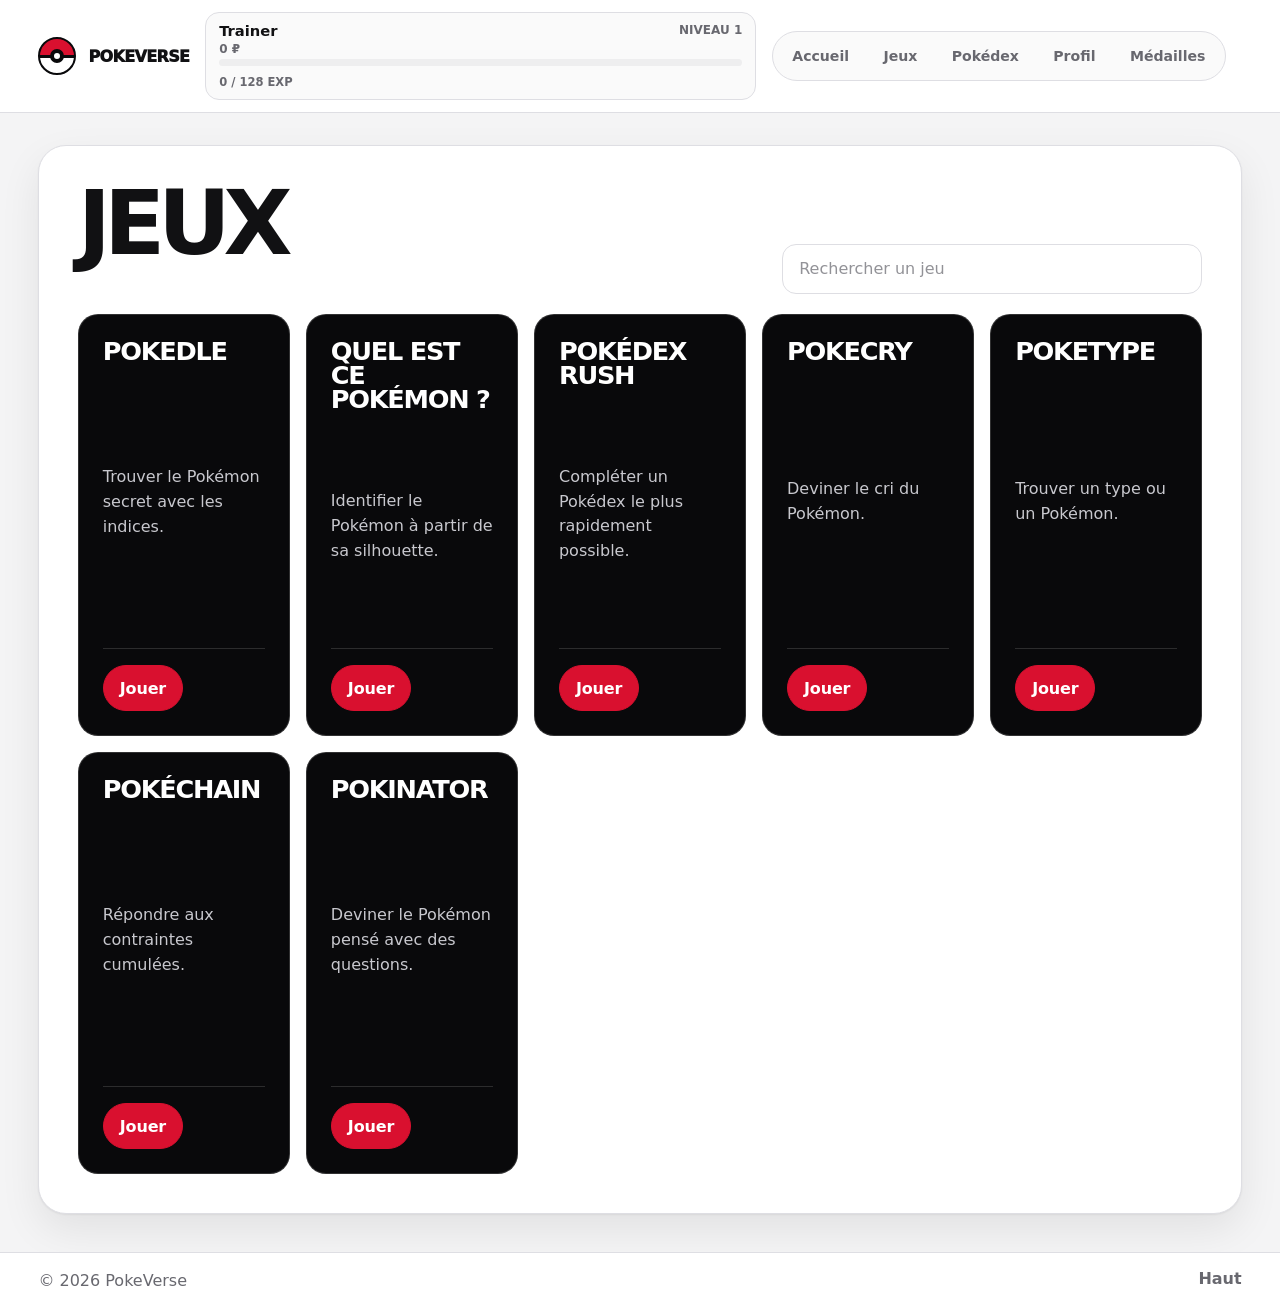
<file: index.html>
<!DOCTYPE html>
<html lang="fr">
<head>
  <meta charset="UTF-8" />
  <meta name="viewport" content="width=device-width, initial-scale=1.0" />
  <title>PokeVerse</title>
  <meta name="description" content="Hub de jeux Pokémon." />
  <link rel="stylesheet" href="css/style.css" />
  <script src="js/themes.js" defer></script>
  <script src="js/playerProgress.js" defer></script>
  <script src="js/main.js" defer></script>
</head>
<body data-page="home">
  <a class="skip-link" href="#main-content">Aller au contenu</a>

  <header class="site-header" data-site-header>
    <a class="brand" href="index.html" aria-label="PokeVerse">
      <span class="brand-mark" aria-hidden="true"></span>
      <span>PokeVerse</span>
    </a>
    <button class="nav-toggle" type="button" aria-expanded="false" aria-controls="primary-nav">
      <span></span><span></span><span></span>
      <span class="sr-only">Ouvrir le menu</span>
    </button>
    <nav class="primary-nav" id="primary-nav" aria-label="Navigation principale">
      <a href="index.html" data-nav-link>Accueil</a>
      <a href="#games" data-nav-link>Jeux</a>
      <a href="pokedex/" data-nav-link>Pokédex</a>
      <a href="profile.html" data-nav-link>Profil</a>
      <a href="medals.html" data-nav-link>Médailles</a>
    </nav>
  </header>

  <main id="main-content">
    <section class="section-block games-section" id="games" aria-labelledby="games-title">
      <div class="section-heading">
        <h1 id="games-title">Jeux</h1>
        <label class="sr-only" for="games-search">Recherche</label>
        <input id="games-search" class="games-search" type="search" placeholder="Rechercher un jeu" data-games-search />
      </div>
      <div class="games-grid" data-games-grid></div>
    </section>
  </main>

  <footer class="site-footer">
    <p>© 2026 PokeVerse</p>
    <a href="#main-content">Haut</a>
  </footer>
</body>
</html>
</file>
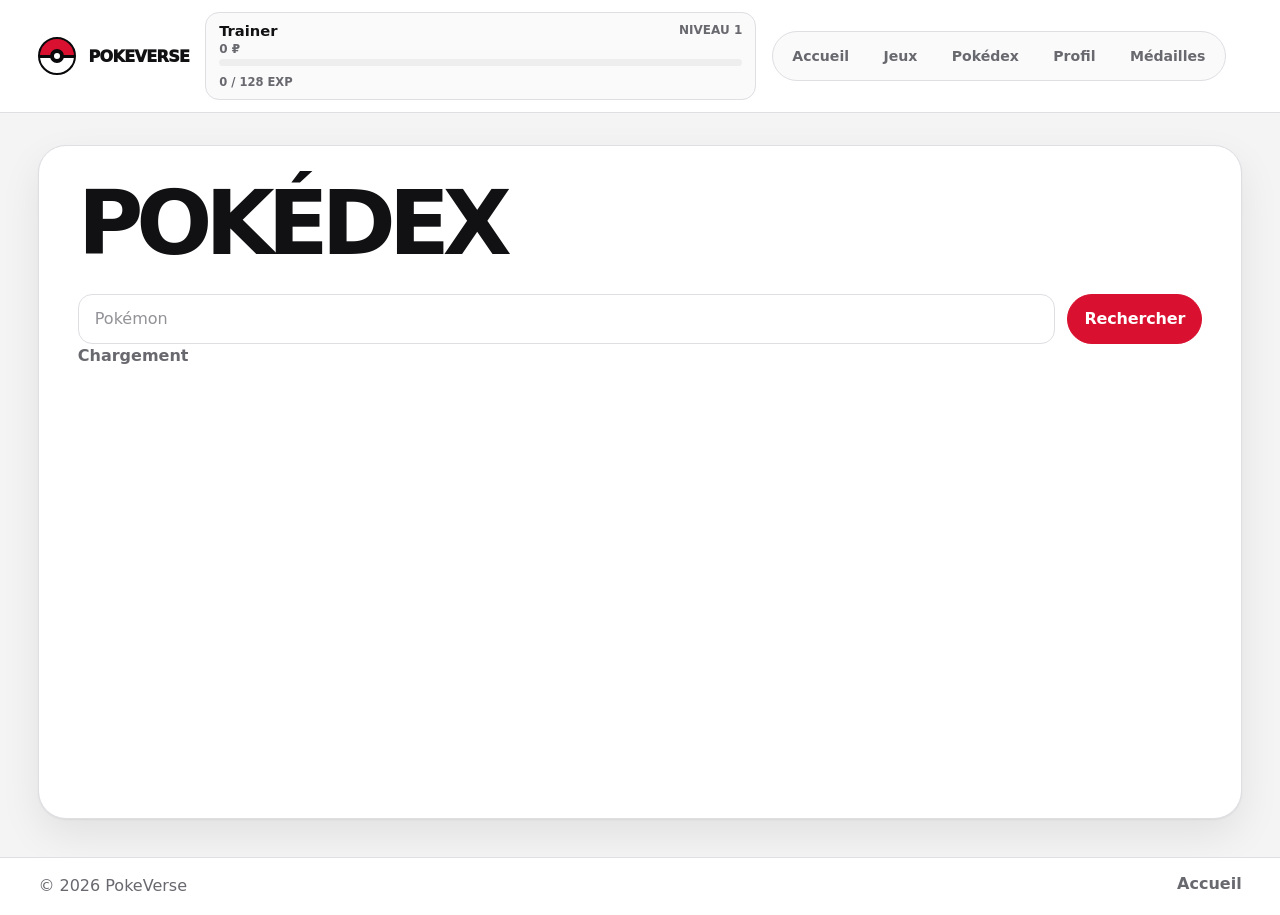
<file: pokedex/index.html>
<!DOCTYPE html>
<html lang="fr">
<head>
  <meta charset="UTF-8" />
  <meta name="viewport" content="width=device-width, initial-scale=1.0" />
  <title>Pokédex — PokeVerse</title>
  <meta name="description" content="Pokédex" />
  <link rel="stylesheet" href="../css/style.css" />
  <script src="../js/themes.js" defer></script>
  <script src="../js/playerProgress.js" defer></script>
  <script src="../js/pokeapi.js" defer></script>
  <script src="../js/main.js" defer></script>
  <script src="../js/pokedex.js" defer></script>
</head>
<body data-page="pokedex">
  <a class="skip-link" href="#main-content">Aller au contenu</a>

  <header class="site-header" data-site-header>
    <a class="brand" href="../index.html" aria-label="PokeVerse">
      <span class="brand-mark" aria-hidden="true"></span>
      <span>PokeVerse</span>
    </a>
    <button class="nav-toggle" type="button" aria-expanded="false" aria-controls="primary-nav">
      <span></span><span></span><span></span>
      <span class="sr-only">Ouvrir le menu</span>
    </button>
    <nav class="primary-nav" id="primary-nav" aria-label="Navigation principale">
      <a href="../index.html" data-nav-link>Accueil</a>
      <a href="../index.html#games" data-nav-link>Jeux</a>
      <a href="../pokedex/" data-nav-link>Pokédex</a>
      <a href="../profile.html" data-nav-link>Profil</a>
      <a href="../medals.html" data-nav-link>Médailles</a>
    </nav>
  </header>

  <main id="main-content" class="pokedex-page">
    <section class="pokedex-hero section-band" aria-labelledby="pokedex-title">
      <h1 id="pokedex-title">Pokédex</h1>
      <form class="pokedex-search" data-pokedex-form autocomplete="off">
        <label class="sr-only" for="pokedex-search">Pokémon</label>
        <input id="pokedex-search" type="search" list="pokedex-list" placeholder="Pokémon" data-pokedex-input />
        <datalist id="pokedex-list" data-pokedex-list></datalist>
        <button class="btn btn-primary" type="submit">Rechercher</button>
      </form>
      <p class="pokedex-status" data-pokedex-status>Chargement</p>
    </section>

    <section class="pokedex-details section-block" data-pokedex-details hidden>
      <div class="pokedex-profile">
        <div class="pokedex-art">
          <img alt="" data-pokedex-image />
        </div>
        <div>
          <p class="pokedex-number" data-pokedex-number></p>
          <h2 data-pokedex-name></h2>
          <div class="pokedex-types" data-pokedex-types></div>
          <button class="btn btn-primary" type="button" data-pokedex-cry>Écouter le cri</button>
          <audio data-pokedex-audio></audio>
        </div>
      </div>
      <div class="pokedex-stats" data-pokedex-stats></div>
    </section>
  </main>

  <footer class="site-footer">
    <p>© 2026 PokeVerse</p>
    <a href="../index.html">Accueil</a>
  </footer>
</body>
</html>
</file>
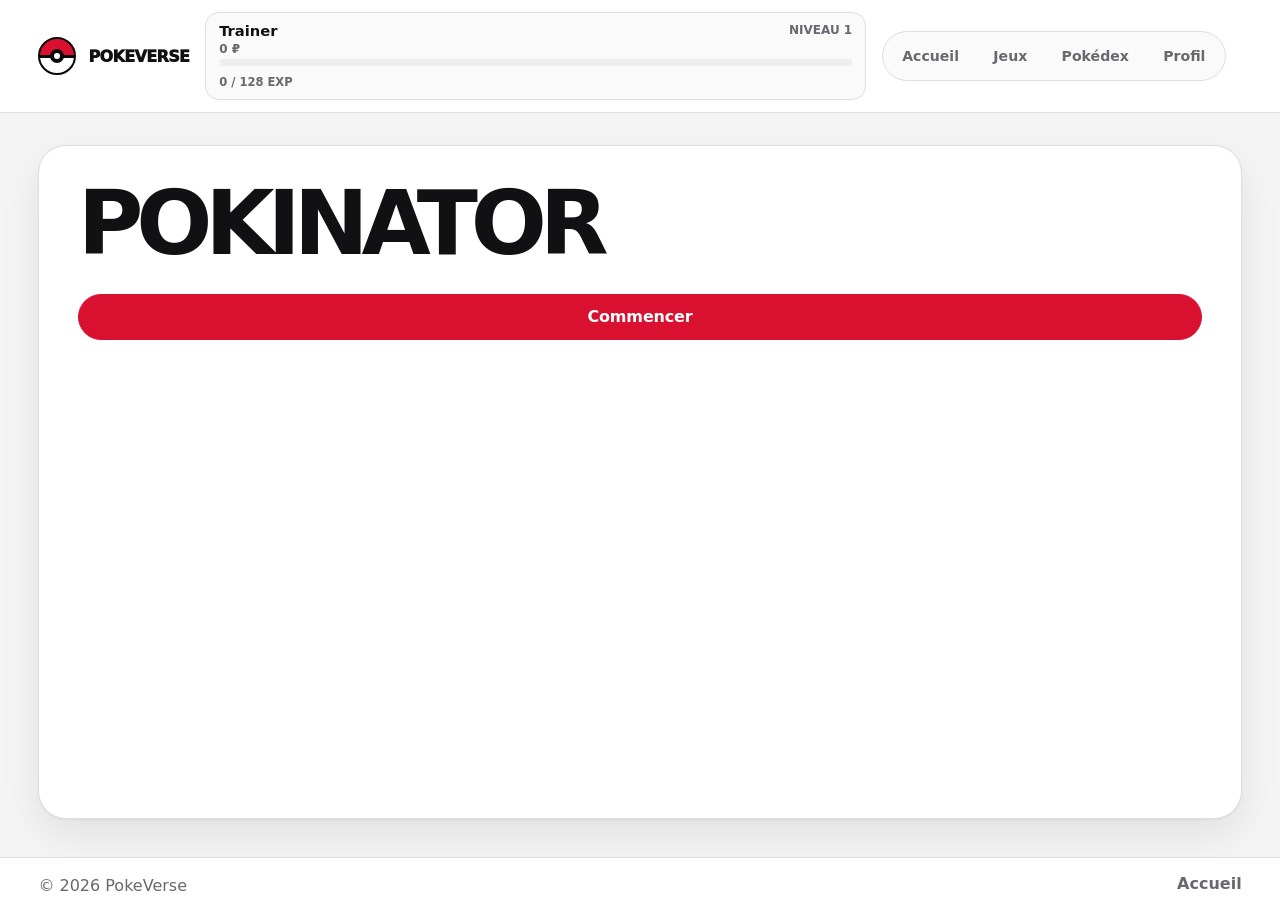
<file: games/pokeakinator/index.html>
<!DOCTYPE html>
<html lang="fr">
<head>
  <meta charset="UTF-8" />
  <meta name="viewport" content="width=device-width, initial-scale=1.0" />
  <title>Pokinator — PokeVerse</title>
  <meta name="description" content="Pokinator." />
  <link rel="stylesheet" href="../../css/style.css" />
  <script src="../../js/themes.js" defer></script>
  <script src="../../js/playerProgress.js" defer></script>
  <script src="../../js/pokeapi.js" defer></script>
  <script src="pokeakinator.js" defer></script>
</head>
<body data-page="pokeakinator">
  <a class="skip-link" href="#main-content">Aller au contenu</a>

  <header class="site-header" data-site-header>
    <a class="brand" href="../../index.html" aria-label="PokeVerse">
      <span class="brand-mark" aria-hidden="true"></span>
      <span>PokeVerse</span>
    </a>
    <button class="nav-toggle" type="button" aria-expanded="false" aria-controls="primary-nav">
      <span></span><span></span><span></span>
      <span class="sr-only">Ouvrir le menu</span>
    </button>
    <nav class="primary-nav" id="primary-nav" aria-label="Navigation principale">
      <a href="../../index.html" data-nav-link>Accueil</a>
      <a href="../../index.html#games" data-nav-link>Jeux</a>
      <a href="../../pokedex/" data-nav-link>Pokédex</a>
      <a href="../../profile.html" data-nav-link>Profil</a>
    </nav>
  </header>

  <main id="main-content" class="pokeakinator-page">
    <section class="section-band" aria-labelledby="pokeakinator-title">
      <h1 id="pokeakinator-title">Pokinator</h1>
      <div class="pokeakinator-start" data-pokeakinator-start-panel>
        <button class="btn btn-primary" type="button" data-pokeakinator-start>Commencer</button>
        <p class="pokedle-error" data-pokeakinator-error></p>
      </div>

      <div class="pokeakinator-game" data-pokeakinator-game hidden>
        <div class="pokeakinator-topbar" aria-live="polite">
          <span data-pokeakinator-step></span>
          <span data-pokeakinator-count></span>
        </div>
        <div class="pokeakinator-progress" aria-hidden="true"><span data-pokeakinator-progress></span></div>
        <div class="pokeakinator-board">
          <div class="pokeakinator-sprite"><img alt="Pokinator" data-pokeakinator-sprite /></div>
          <div class="pokeakinator-dialog">
            <h2 data-pokeakinator-question></h2>
            <div class="pokeakinator-actions" role="group" aria-label="Réponse">
              <button class="btn btn-primary" type="button" data-pokeakinator-answer="yes">Oui</button>
              <button class="btn btn-ghost" type="button" data-pokeakinator-answer="no">Non</button>
              <button class="btn btn-ghost" type="button" data-pokeakinator-answer="unknown">Je ne sais pas</button>
            </div>
          </div>
        </div>
        <div class="pokeakinator-candidates" data-pokeakinator-candidates aria-live="polite"></div>
      </div>

      <div class="pokedle-win pokeakinator-result" data-pokeakinator-result hidden>
        <h2 data-pokeakinator-result-title></h2>
        <img alt="" data-pokeakinator-result-sprite />
        <p><span data-pokeakinator-guess></span></p>
        <div class="pokeakinator-actions">
          <button class="btn btn-primary" type="button" data-pokeakinator-correct>Oui</button>
          <button class="btn btn-ghost" type="button" data-pokeakinator-wrong>Non</button>
          <button class="btn btn-ghost" type="button" data-pokeakinator-new>Nouvelle partie</button>
        </div>
      </div>
    </section>
  </main>

  <footer class="site-footer">
    <p>© 2026 PokeVerse</p>
    <a href="../../index.html">Accueil</a>
  </footer>
</body>
</html>
</file>
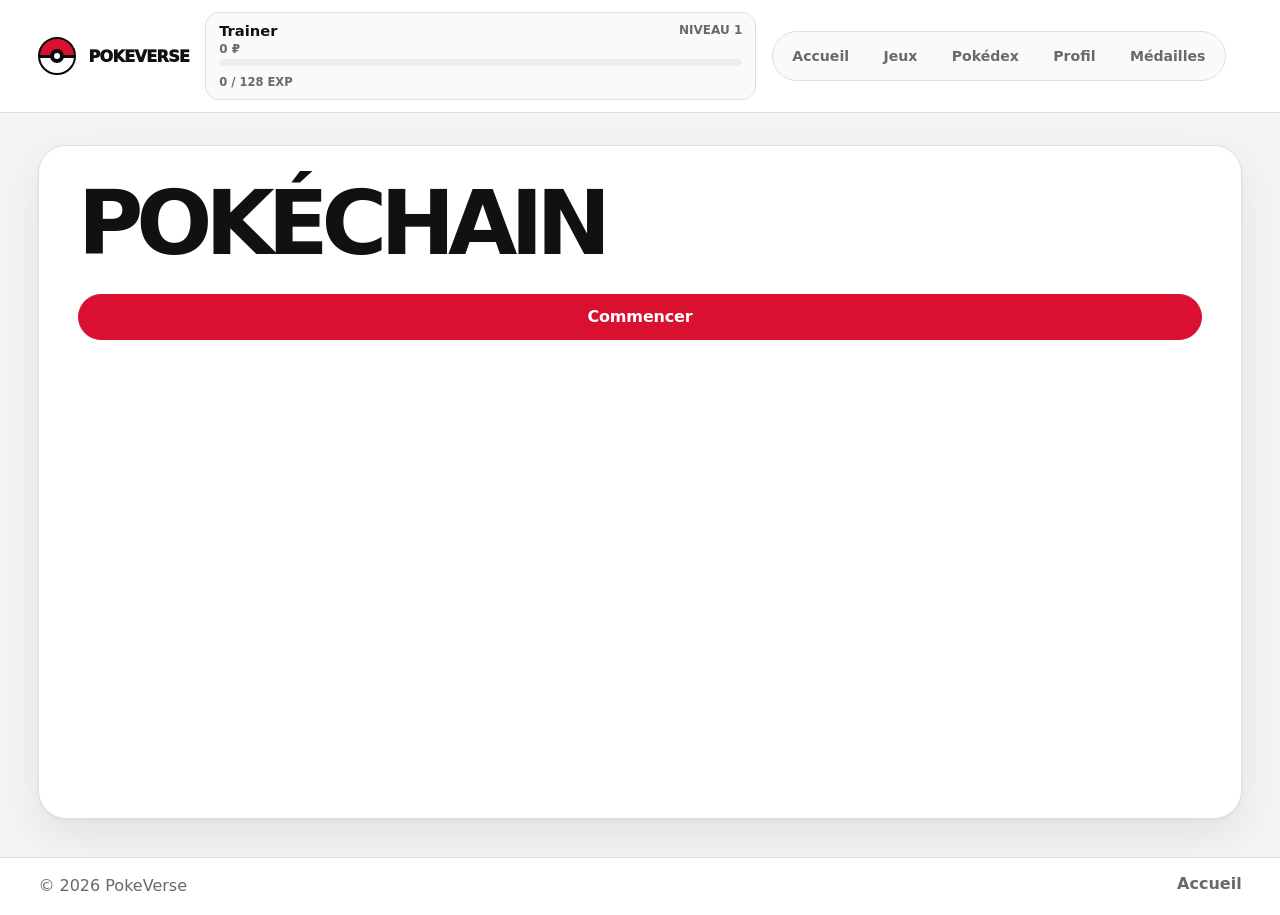
<file: games/pokechain/index.html>
<!DOCTYPE html>
<html lang="fr">
<head>
  <meta charset="UTF-8" />
  <meta name="viewport" content="width=device-width, initial-scale=1.0" />
  <title>PokéChain — PokeVerse</title>
  <meta name="description" content="PokéChain." />
  <link rel="stylesheet" href="../../css/style.css" />
  <script src="../../js/themes.js" defer></script>
  <script src="../../js/playerProgress.js" defer></script>
  <script src="../../js/pokeapi.js" defer></script>
  <script src="pokechain.js" defer></script>
</head>
<body data-page="pokechain">
  <a class="skip-link" href="#main-content">Aller au contenu</a>

  <header class="site-header" data-site-header>
    <a class="brand" href="../../index.html" aria-label="PokeVerse">
      <span class="brand-mark" aria-hidden="true"></span>
      <span>PokeVerse</span>
    </a>
    <button class="nav-toggle" type="button" aria-expanded="false" aria-controls="primary-nav">
      <span></span><span></span><span></span>
      <span class="sr-only">Ouvrir le menu</span>
    </button>
    <nav class="primary-nav" id="primary-nav" aria-label="Navigation principale">
      <a href="../../index.html" data-nav-link>Accueil</a>
      <a href="../../index.html#games" data-nav-link>Jeux</a>
      <a href="../../pokedex/" data-nav-link>Pokédex</a>
      <a href="../../profile.html" data-nav-link>Profil</a>
      <a href="../../medals.html" data-nav-link>Médailles</a>
    </nav>
  </header>

  <main id="main-content" class="pokechain-page">
    <section class="pokechain-hero section-band" aria-labelledby="pokechain-title">
      <h1 id="pokechain-title">PokéChain</h1>
      <div class="pokechain-start" data-pokechain-start-panel>
        <button class="btn btn-primary" type="button" data-pokechain-start>Commencer</button>
        <p class="pokechain-error" data-pokechain-error></p>
      </div>

      <div class="pokechain-game" data-pokechain-game hidden>
        <p class="pokechain-score"><span data-pokechain-run>0</span></p>
        <div class="pokechain-constraints" data-pokechain-constraints></div>
        <form class="pokechain-form" data-pokechain-form autocomplete="off">
          <label class="sr-only" for="pokechain-answer">Pokémon</label>
          <input id="pokechain-answer" class="pokechain-input" type="search" placeholder="Pokémon" list="pokechain-list" data-pokechain-input />
          <datalist id="pokechain-list" data-pokechain-list></datalist>
          <button class="btn btn-primary" type="submit">Valider</button>
        </form>
        <p class="pokechain-status" data-pokechain-status></p>
      </div>

      <div class="pokechain-result" data-pokechain-result hidden>
        <h2>Résultat</h2>
        <p data-pokechain-answer></p>
        <button class="btn btn-primary" type="button" data-pokechain-new>Nouvelle partie</button>
      </div>
    </section>
  </main>

  <footer class="site-footer">
    <p>© 2026 PokeVerse</p>
    <a href="../../index.html">Accueil</a>
  </footer>
</body>
</html>
</file>
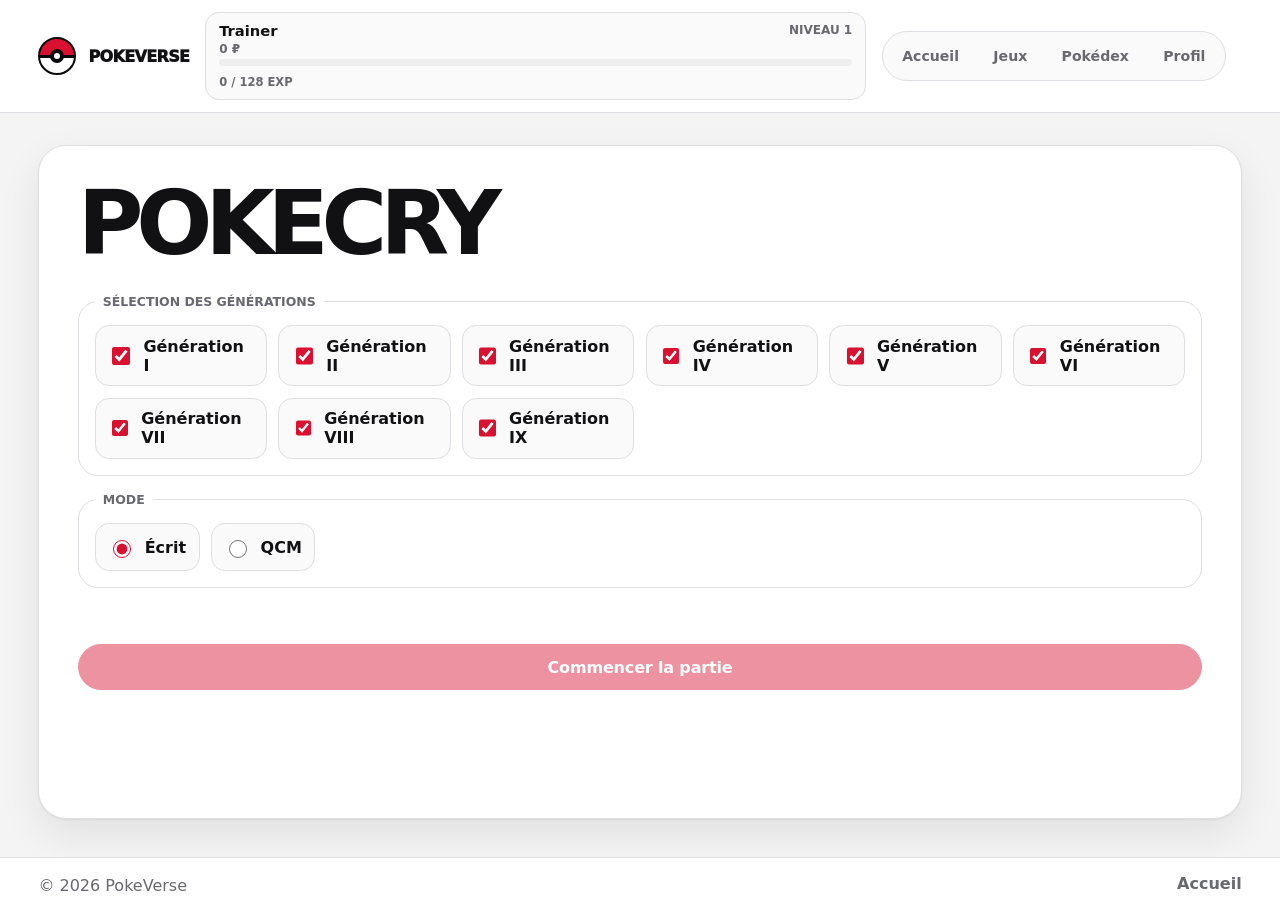
<file: games/pokecry/index.html>
<!DOCTYPE html>
<html lang="fr">
<head>
  <meta charset="UTF-8" />
  <meta name="viewport" content="width=device-width, initial-scale=1.0" />
  <title>PokeCry — PokeVerse</title>
  <meta name="description" content="PokeCry" />
  <link rel="stylesheet" href="../../css/style.css" />
  <script src="../../js/themes.js" defer></script>
  <script src="../../js/playerProgress.js" defer></script>
  <script src="../../js/pokeapi.js" defer></script>
  <script src="pokecry.js" defer></script>
</head>
<body data-page="pokecry">
  <a class="skip-link" href="#main-content">Aller au contenu</a>

  <header class="site-header" data-site-header>
    <a class="brand" href="../../index.html" aria-label="PokeVerse">
      <span class="brand-mark" aria-hidden="true"></span>
      <span>PokeVerse</span>
    </a>
    <button class="nav-toggle" type="button" aria-expanded="false" aria-controls="primary-nav">
      <span></span><span></span><span></span>
      <span class="sr-only">Ouvrir le menu</span>
    </button>
    <nav class="primary-nav" id="primary-nav" aria-label="Navigation principale">
      <a href="../../index.html" data-nav-link>Accueil</a>
      <a href="../../index.html#games" data-nav-link>Jeux</a>
      <a href="../../pokedex/" data-nav-link>Pokédex</a>
      <a href="../../profile.html" data-nav-link>Profil</a>
    </nav>
  </header>

  <main id="main-content" class="pokecry-page">
    <section class="pokecry-hero section-band" aria-labelledby="pokecry-title">
      <h1 id="pokecry-title">PokeCry</h1>
      <div class="pokedle-start" data-pokecry-start-panel>
        <fieldset class="pokedle-generations" data-pokecry-generations>
          <legend>Sélection des générations</legend>
        </fieldset>
        <fieldset class="silhouette-modes">
          <legend>Mode</legend>
          <label class="pokedle-generation"><input type="radio" name="pokecry-mode" value="written" checked data-pokecry-mode /> <span>Écrit</span></label>
          <label class="pokedle-generation"><input type="radio" name="pokecry-mode" value="multiple-choice" data-pokecry-mode /> <span>QCM</span></label>
        </fieldset>
        <p class="pokedle-exp" data-pokecry-exp></p>
        <button class="btn btn-primary" type="button" data-pokecry-start>Commencer la partie</button>
        <p class="pokedle-error" data-pokecry-error></p>
      </div>

      <div class="pokecry-game" data-pokecry-game hidden>
        <div class="silhouette-score">Run : <span data-pokecry-run>0</span></div>
        <button class="pokecry-play btn btn-primary" type="button" data-pokecry-play>Écouter</button>
        <audio data-pokecry-audio></audio>
        <form class="pokedle-form" data-pokecry-form autocomplete="off">
          <label class="sr-only" for="pokecry-search">Pokémon</label>
          <input id="pokecry-search" class="pokedle-input" type="search" list="pokecry-list" placeholder="Pokémon" data-pokecry-input disabled />
          <datalist id="pokecry-list" data-pokecry-list></datalist>
          <button class="btn btn-primary" type="submit" data-pokecry-submit disabled>Valider</button>
        </form>
        <div class="silhouette-choices" data-pokecry-choices hidden></div>
        <p class="pokedle-status" data-pokecry-status>Chargement</p>
      </div>

      <div class="pokedle-win" data-pokecry-result hidden>
        <h2>Run finale</h2>
        <p><span data-pokecry-final-run></span></p>
        <p><span data-pokecry-answer></span></p>
        <p><span data-pokecry-exp-gain></span></p>
        <button class="btn btn-primary" type="button" data-pokecry-new>Nouvelle partie</button>
      </div>
    </section>
  </main>

  <footer class="site-footer">
    <p>© 2026 PokeVerse</p>
    <a href="../../index.html">Accueil</a>
  </footer>
</body>
</html>
</file>
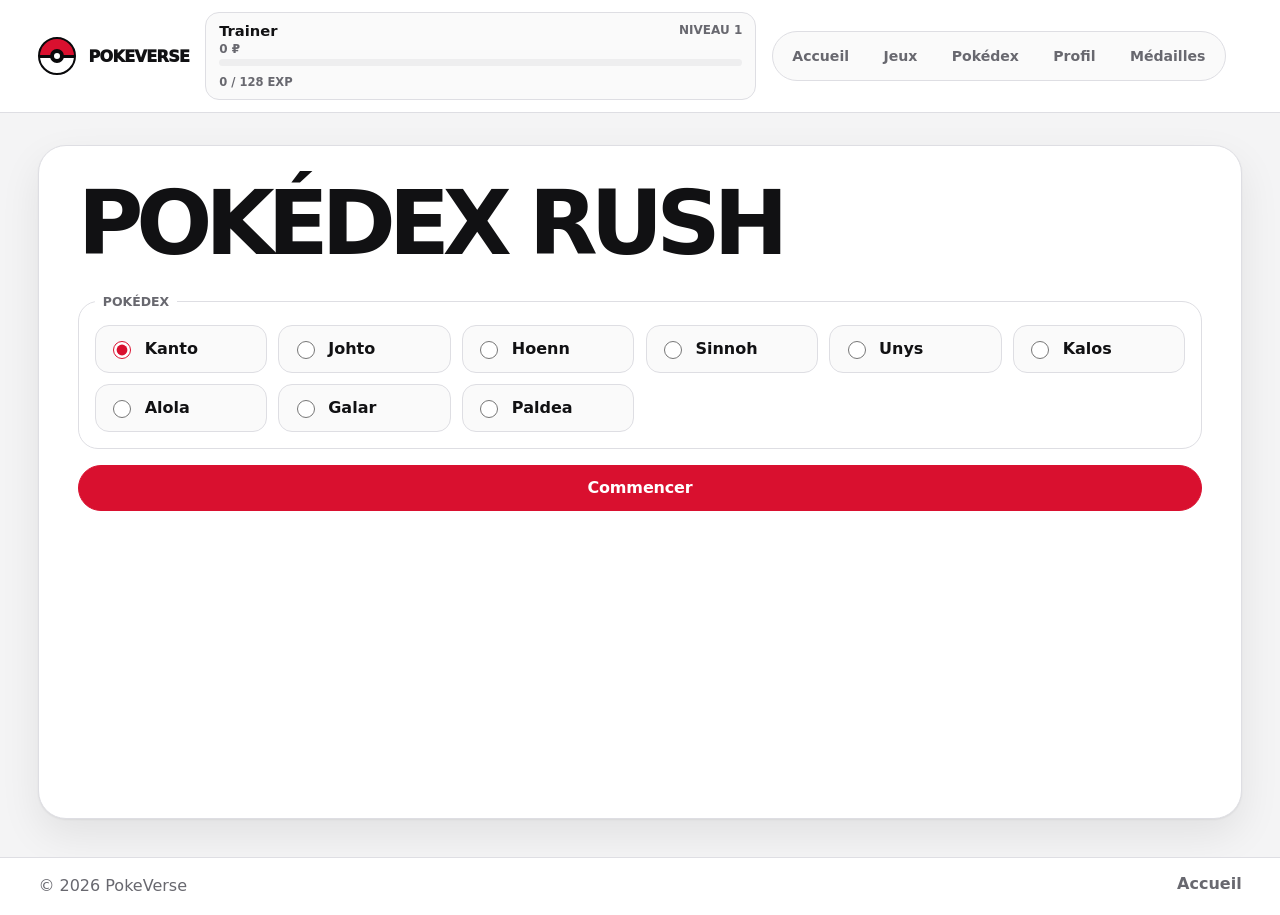
<file: games/pokedex-rush/index.html>
<!DOCTYPE html>
<html lang="fr">
<head>
  <meta charset="UTF-8" />
  <meta name="viewport" content="width=device-width, initial-scale=1.0" />
  <title>Pokédex Rush — PokeVerse</title>
  <meta name="description" content="Pokédex Rush." />
  <link rel="stylesheet" href="../../css/style.css" />
  <script src="../../js/themes.js" defer></script>
  <script src="../../js/playerProgress.js" defer></script>
  <script src="../../js/pokeapi.js" defer></script>
  <script src="pokedex-rush.js" defer></script>
</head>
<body data-page="pokedex-rush">
  <a class="skip-link" href="#main-content">Aller au contenu</a>

  <header class="site-header" data-site-header>
    <a class="brand" href="../../index.html" aria-label="PokeVerse">
      <span class="brand-mark" aria-hidden="true"></span>
      <span>PokeVerse</span>
    </a>
    <button class="nav-toggle" type="button" aria-expanded="false" aria-controls="primary-nav">
      <span></span><span></span><span></span>
      <span class="sr-only">Ouvrir le menu</span>
    </button>
    <nav class="primary-nav" id="primary-nav" aria-label="Navigation principale">
      <a href="../../index.html" data-nav-link>Accueil</a>
      <a href="../../index.html#games" data-nav-link>Jeux</a>
      <a href="../../pokedex/" data-nav-link>Pokédex</a>
      <a href="../../profile.html" data-nav-link>Profil</a>
      <a href="../../medals.html" data-nav-link>Médailles</a>
    </nav>
  </header>

  <main id="main-content" class="pokedex-rush-page">
    <section class="pokedex-rush-hero section-band" aria-labelledby="pokedex-rush-title">
      <h1 id="pokedex-rush-title">Pokédex Rush</h1>

      <div class="pokedex-rush-start" data-rush-start-panel>
        <fieldset class="pokedex-rush-options" data-rush-options>
          <legend>Pokédex</legend>
        </fieldset>
        <button class="btn btn-primary" type="button" data-rush-start>Commencer</button>
        <p class="pokedex-rush-error" data-rush-start-error></p>
      </div>

      <div class="pokedex-rush-game" data-rush-game hidden>
        <div class="pokedex-rush-summary">
          <h2 data-rush-title>Pokédex</h2>
          <p data-rush-progress>0 / 0 complétés</p>
          <div class="pokedex-rush-bar" aria-label="Progression"><span data-rush-bar></span></div>
          <p>Temps : <span data-rush-time>00:00</span></p>
        </div>

        <form class="pokedex-rush-form" data-rush-form autocomplete="off">
          <label class="sr-only" for="pokedex-rush-search">Pokémon</label>
          <input id="pokedex-rush-search" class="pokedex-rush-input" type="search" placeholder="Pokémon" data-rush-input />
          <button class="btn btn-primary" type="submit">Valider</button>
          <button class="btn btn-ghost" type="button" data-rush-restart>Abandonner / recommencer</button>
        </form>
        <p class="pokedex-rush-error" data-rush-error></p>
      </div>

      <div class="pokedex-rush-win" data-rush-win hidden>
        <h2>Victoire</h2>
        <p>Pokédex complété : <span data-rush-win-dex></span></p>
        <p>Temps total : <span data-rush-win-time></span></p>
        <p>Pokémon trouvés : <span data-rush-win-found></span></p>
        <p>EXP totale gagnée : <span data-rush-win-exp></span></p>
        <a class="btn btn-primary" href="index.html" data-rush-play-again>Rejouer</a>
        <a class="btn btn-ghost" href="../../index.html">Retour au hub</a>
      </div>
    </section>

    <section class="section-block pokedex-rush-results" data-rush-results-section hidden>
      <div class="pokedex-rush-results-head">
        <h2>Pokémon trouvés</h2>
        <p>Restants : <span data-rush-remaining>0</span></p>
      </div>
      <div class="pokedex-rush-table-wrap">
        <table class="pokedex-rush-table">
          <thead><tr><th>N°</th><th>Pokémon</th></tr></thead>
          <tbody data-rush-found></tbody>
        </table>
      </div>
    </section>
  </main>

  <footer class="site-footer">
    <p>© 2026 PokeVerse</p>
    <a href="../../index.html">Accueil</a>
  </footer>
</body>
</html>
</file>
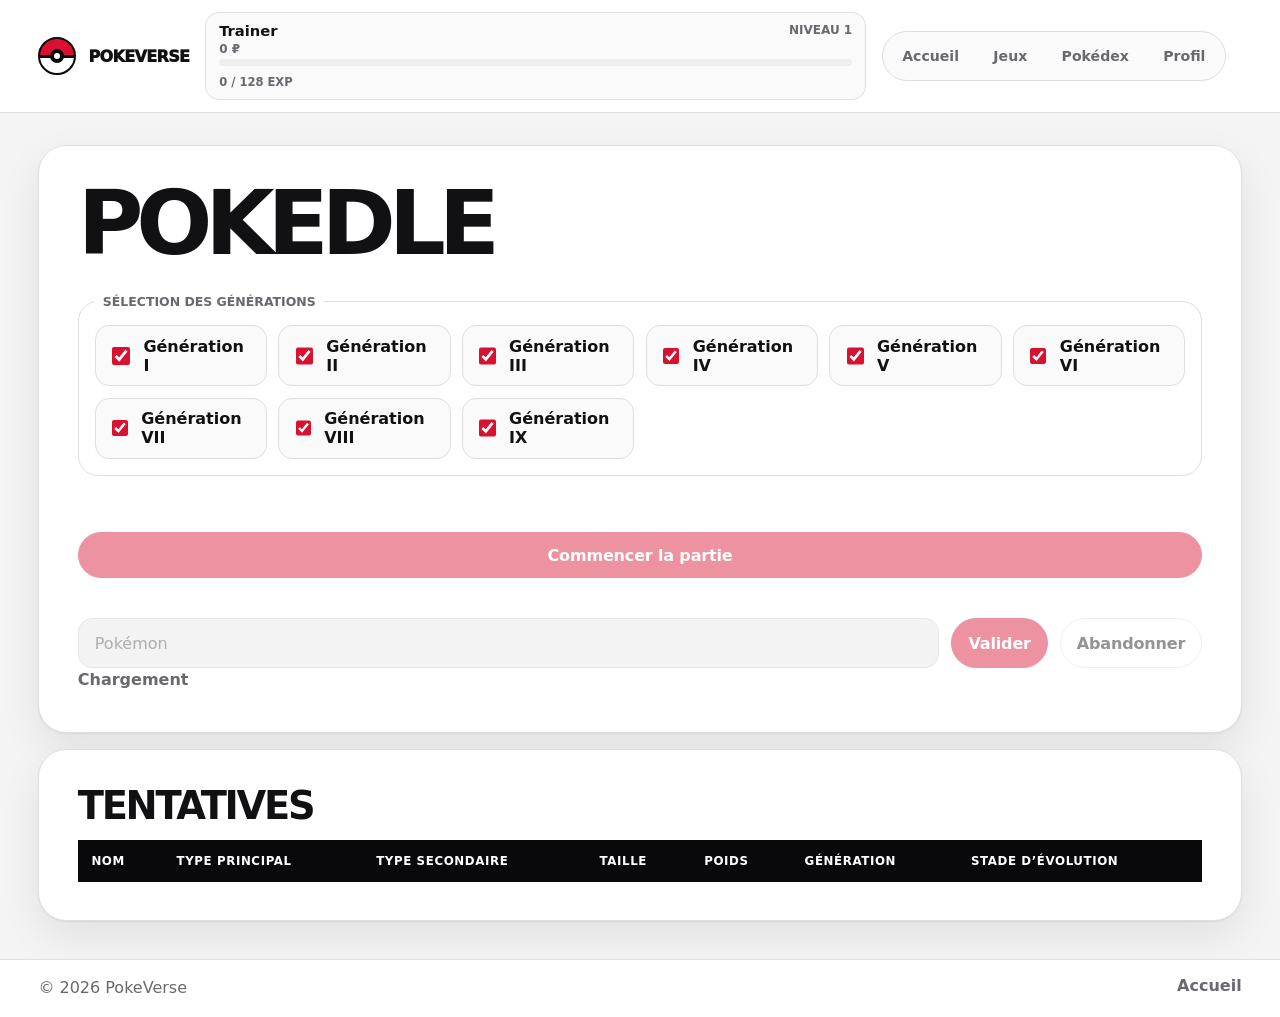
<file: games/pokedle/index.html>
<!DOCTYPE html>
<html lang="fr">
<head>
  <meta charset="UTF-8" />
  <meta name="viewport" content="width=device-width, initial-scale=1.0" />
  <title>Pokedle — PokeVerse</title>
  <meta name="description" content="Pokedle." />
  <link rel="stylesheet" href="../../css/style.css" />
  <script src="../../js/themes.js" defer></script>
  <script src="../../js/playerProgress.js" defer></script>
  <script src="../../js/pokeapi.js" defer></script>
  <script src="pokedle.js" defer></script>
</head>
<body data-page="pokedle">
  <a class="skip-link" href="#main-content">Aller au contenu</a>

  <header class="site-header" data-site-header>
    <a class="brand" href="../../index.html" aria-label="PokeVerse">
      <span class="brand-mark" aria-hidden="true"></span>
      <span>PokeVerse</span>
    </a>
    <button class="nav-toggle" type="button" aria-expanded="false" aria-controls="primary-nav">
      <span></span><span></span><span></span>
      <span class="sr-only">Ouvrir le menu</span>
    </button>
    <nav class="primary-nav" id="primary-nav" aria-label="Navigation principale">
      <a href="../../index.html" data-nav-link>Accueil</a>
      <a href="../../index.html#games" data-nav-link>Jeux</a>
      <a href="../../pokedex/" data-nav-link>Pokédex</a>
      <a href="../../profile.html" data-nav-link>Profil</a>
    </nav>
  </header>

  <main id="main-content" class="pokedle-page">
    <section class="pokedle-hero section-band" aria-labelledby="pokedle-title">
      <h1 id="pokedle-title">Pokedle</h1>
      <div class="pokedle-start" data-pokedle-start-panel>
        <fieldset class="pokedle-generations" data-pokedle-generations>
          <legend>Sélection des générations</legend>
        </fieldset>
        <p class="pokedle-exp" data-pokedle-exp></p>
        <button class="btn btn-primary" type="button" data-pokedle-start>Commencer la partie</button>
        <p class="pokedle-error" data-pokedle-error></p>
      </div>
      <form class="pokedle-form" data-pokedle-form autocomplete="off">
        <label class="sr-only" for="pokedle-search">Pokémon</label>
        <input id="pokedle-search" class="pokedle-input" type="search" list="pokedle-list" placeholder="Pokémon" data-pokedle-input disabled />
        <datalist id="pokedle-list" data-pokedle-list></datalist>
        <button class="btn btn-primary" type="submit" data-pokedle-submit disabled>Valider</button>
        <button class="btn btn-ghost" type="button" data-pokedle-give-up disabled>Abandonner</button>
      </form>
      <p class="pokedle-status" data-pokedle-status>Chargement</p>
      <div class="pokedle-win" data-pokedle-win hidden>
        <h2 data-pokedle-result-title>Victoire</h2>
        <p><span data-pokedle-answer></span></p>
        <p><span data-pokedle-exp-gain></span></p>
        <button class="btn btn-primary" type="button" data-pokedle-new>Nouvelle partie</button>
      </div>
    </section>

    <section class="pokedle-table-section section-block" aria-labelledby="attempts-title">
      <h2 id="attempts-title">Tentatives</h2>
      <div class="pokedle-table-wrap">
        <table class="pokedle-table">
          <thead>
            <tr>
              <th>Nom</th>
              <th>Type principal</th>
              <th>Type secondaire</th>
              <th>Taille</th>
              <th>Poids</th>
              <th>Génération</th>
              <th>Stade d’évolution</th>
            </tr>
          </thead>
          <tbody data-pokedle-attempts></tbody>
        </table>
      </div>
    </section>
  </main>

  <footer class="site-footer">
    <p>© 2026 PokeVerse</p>
    <a href="../../index.html">Accueil</a>
  </footer>
</body>
</html>
</file>
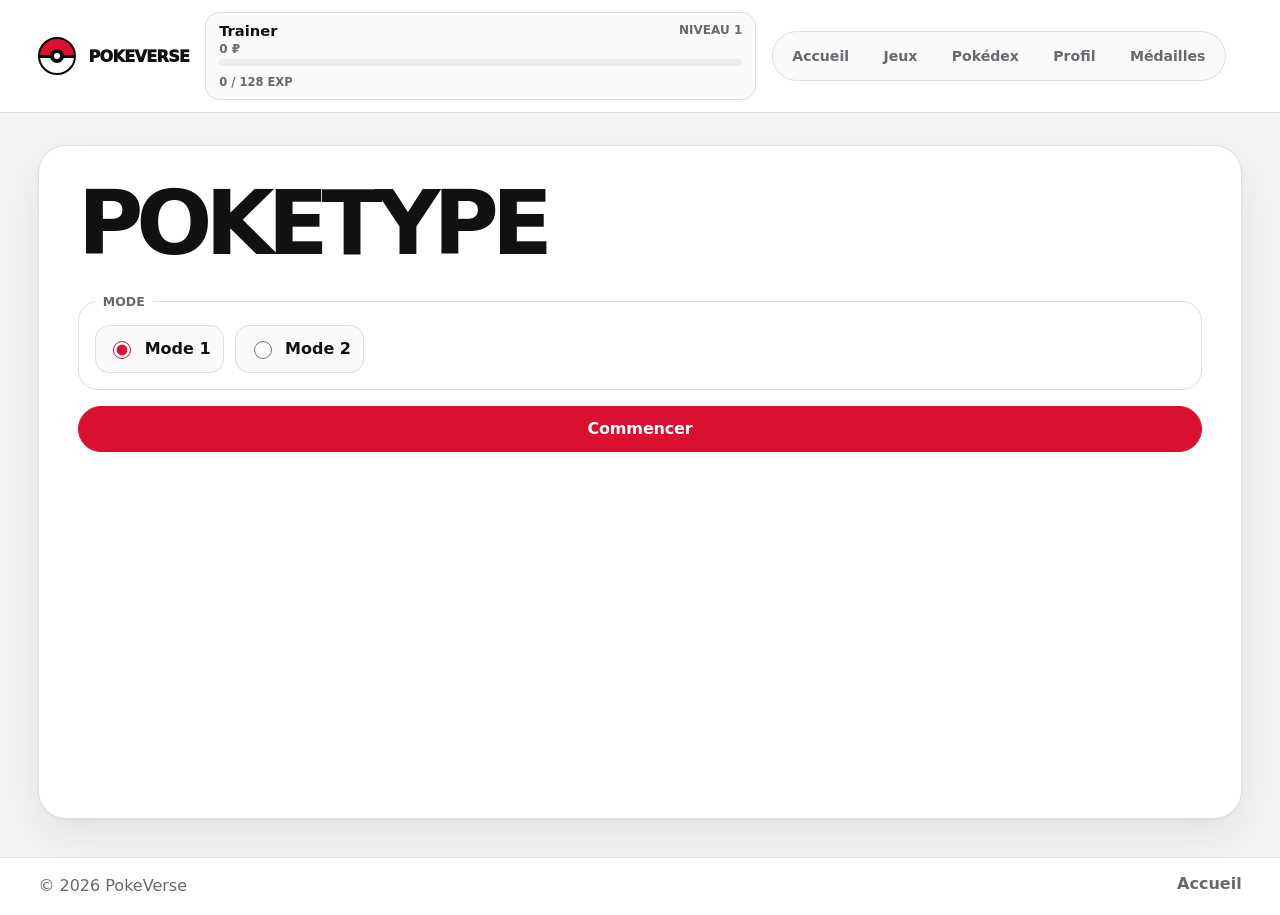
<file: games/poketype/index.html>
<!DOCTYPE html>
<html lang="fr">
<head>
  <meta charset="UTF-8" />
  <meta name="viewport" content="width=device-width, initial-scale=1.0" />
  <title>PokeType — PokeVerse</title>
  <meta name="description" content="PokeType." />
  <link rel="stylesheet" href="../../css/style.css" />
  <script src="../../js/themes.js" defer></script>
  <script src="../../js/playerProgress.js" defer></script>
  <script src="../../js/pokeapi.js" defer></script>
  <script src="poketype.js" defer></script>
</head>
<body data-page="poketype">
  <a class="skip-link" href="#main-content">Aller au contenu</a>

  <header class="site-header" data-site-header>
    <a class="brand" href="../../index.html" aria-label="PokeVerse">
      <span class="brand-mark" aria-hidden="true"></span>
      <span>PokeVerse</span>
    </a>
    <button class="nav-toggle" type="button" aria-expanded="false" aria-controls="primary-nav">
      <span></span><span></span><span></span>
      <span class="sr-only">Ouvrir le menu</span>
    </button>
    <nav class="primary-nav" id="primary-nav" aria-label="Navigation principale">
      <a href="../../index.html" data-nav-link>Accueil</a>
      <a href="../../index.html#games" data-nav-link>Jeux</a>
      <a href="../../pokedex/" data-nav-link>Pokédex</a>
      <a href="../../profile.html" data-nav-link>Profil</a>
      <a href="../../medals.html" data-nav-link>Médailles</a>
    </nav>
  </header>

  <main id="main-content" class="poketype-page">
    <section class="poketype-hero section-band" aria-labelledby="poketype-title">
      <h1 id="poketype-title">PokeType</h1>
      <div class="poketype-start" data-poketype-start-panel>
        <fieldset class="poketype-modes">
          <legend>Mode</legend>
          <label class="poketype-option"><input type="radio" name="poketype-mode" value="pokemon-to-type" checked /> <span>Mode 1</span></label>
          <label class="poketype-option"><input type="radio" name="poketype-mode" value="type-to-pokemon" /> <span>Mode 2</span></label>
        </fieldset>
        <button class="btn btn-primary" type="button" data-poketype-start>Commencer</button>
        <p class="poketype-error" data-poketype-error></p>
      </div>

      <div class="poketype-game" data-poketype-game hidden>
        <p class="poketype-score"><span data-poketype-run>0</span></p>
        <div class="poketype-prompt" data-poketype-prompt></div>
        <form class="poketype-form" data-poketype-form autocomplete="off">
          <label class="sr-only" for="poketype-answer-primary">Type principal</label>
          <input id="poketype-answer-primary" class="poketype-input" type="search" data-poketype-input data-poketype-primary />
          <label class="sr-only" for="poketype-answer-secondary">Type secondaire</label>
          <input id="poketype-answer-secondary" class="poketype-input" type="search" data-poketype-secondary />
          <datalist id="poketype-list" data-poketype-list></datalist>
          <button class="btn btn-primary" type="submit">Valider</button>
        </form>
        <p class="poketype-status" data-poketype-status></p>
      </div>

      <div class="poketype-result" data-poketype-result hidden>
        <h2 data-poketype-result-title>Résultat</h2>
        <p data-poketype-answer></p>
        <button class="btn btn-primary" type="button" data-poketype-new>Nouvelle partie</button>
      </div>
    </section>
  </main>

  <footer class="site-footer">
    <p>© 2026 PokeVerse</p>
    <a href="../../index.html">Accueil</a>
  </footer>
</body>
</html>
</file>
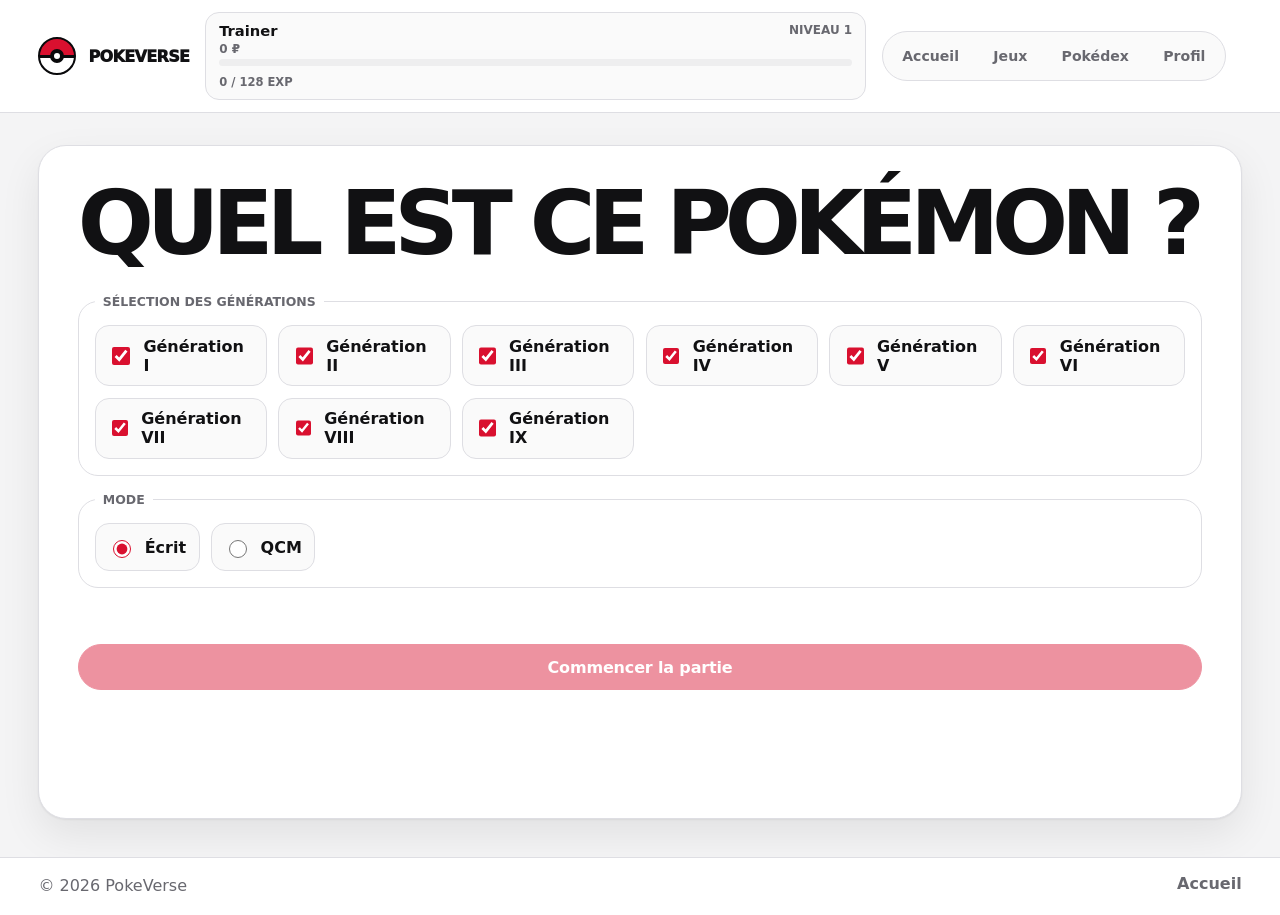
<file: games/quel-est-ce-pokemon/index.html>
<!DOCTYPE html>
<html lang="fr">
<head>
  <meta charset="UTF-8" />
  <meta name="viewport" content="width=device-width, initial-scale=1.0" />
  <title>Quel est ce Pokémon ? — PokeVerse</title>
  <meta name="description" content="Quel est ce Pokémon ?" />
  <link rel="stylesheet" href="../../css/style.css" />
  <script src="../../js/themes.js" defer></script>
  <script src="../../js/playerProgress.js" defer></script>
  <script src="../../js/pokeapi.js" defer></script>
  <script src="quel-est-ce-pokemon.js" defer></script>
</head>
<body data-page="quel-est-ce-pokemon">
  <a class="skip-link" href="#main-content">Aller au contenu</a>

  <header class="site-header" data-site-header>
    <a class="brand" href="../../index.html" aria-label="PokeVerse">
      <span class="brand-mark" aria-hidden="true"></span>
      <span>PokeVerse</span>
    </a>
    <button class="nav-toggle" type="button" aria-expanded="false" aria-controls="primary-nav">
      <span></span><span></span><span></span>
      <span class="sr-only">Ouvrir le menu</span>
    </button>
    <nav class="primary-nav" id="primary-nav" aria-label="Navigation principale">
      <a href="../../index.html" data-nav-link>Accueil</a>
      <a href="../../index.html#games" data-nav-link>Jeux</a>
      <a href="../../pokedex/" data-nav-link>Pokédex</a>
      <a href="../../profile.html" data-nav-link>Profil</a>
    </nav>
  </header>

  <main id="main-content" class="silhouette-page">
    <section class="silhouette-hero section-band" aria-labelledby="silhouette-title">
      <h1 id="silhouette-title">Quel est ce Pokémon ?</h1>
      <div class="pokedle-start" data-silhouette-start-panel>
        <fieldset class="pokedle-generations" data-silhouette-generations>
          <legend>Sélection des générations</legend>
        </fieldset>
        <fieldset class="silhouette-modes">
          <legend>Mode</legend>
          <label class="pokedle-generation"><input type="radio" name="silhouette-mode" value="written" checked data-silhouette-mode /> <span>Écrit</span></label>
          <label class="pokedle-generation"><input type="radio" name="silhouette-mode" value="multiple-choice" data-silhouette-mode /> <span>QCM</span></label>
        </fieldset>
        <p class="pokedle-exp" data-silhouette-exp></p>
        <button class="btn btn-primary" type="button" data-silhouette-start>Commencer la partie</button>
        <p class="pokedle-error" data-silhouette-error></p>
      </div>

      <div class="silhouette-game" data-silhouette-game hidden>
        <div class="silhouette-score">Run : <span data-silhouette-run>0</span></div>
        <div class="silhouette-frame">
          <img alt="Silhouette" data-silhouette-image />
        </div>
        <form class="pokedle-form" data-silhouette-form autocomplete="off">
          <label class="sr-only" for="silhouette-search">Pokémon</label>
          <input id="silhouette-search" class="pokedle-input" type="search" list="silhouette-list" placeholder="Pokémon" data-silhouette-input disabled />
          <datalist id="silhouette-list" data-silhouette-list></datalist>
          <button class="btn btn-primary" type="submit" data-silhouette-submit disabled>Valider</button>
        </form>
        <div class="silhouette-choices" data-silhouette-choices hidden></div>
        <p class="pokedle-status" data-silhouette-status>Chargement</p>
      </div>

      <div class="pokedle-win" data-silhouette-result hidden>
        <h2>Run finale</h2>
        <p><span data-silhouette-final-run></span></p>
        <p><span data-silhouette-answer></span></p>
        <p><span data-silhouette-exp-gain></span></p>
        <button class="btn btn-primary" type="button" data-silhouette-new>Nouvelle partie</button>
      </div>
    </section>
  </main>

  <footer class="site-footer">
    <p>© 2026 PokeVerse</p>
    <a href="../../index.html">Accueil</a>
  </footer>
</body>
</html>
</file>
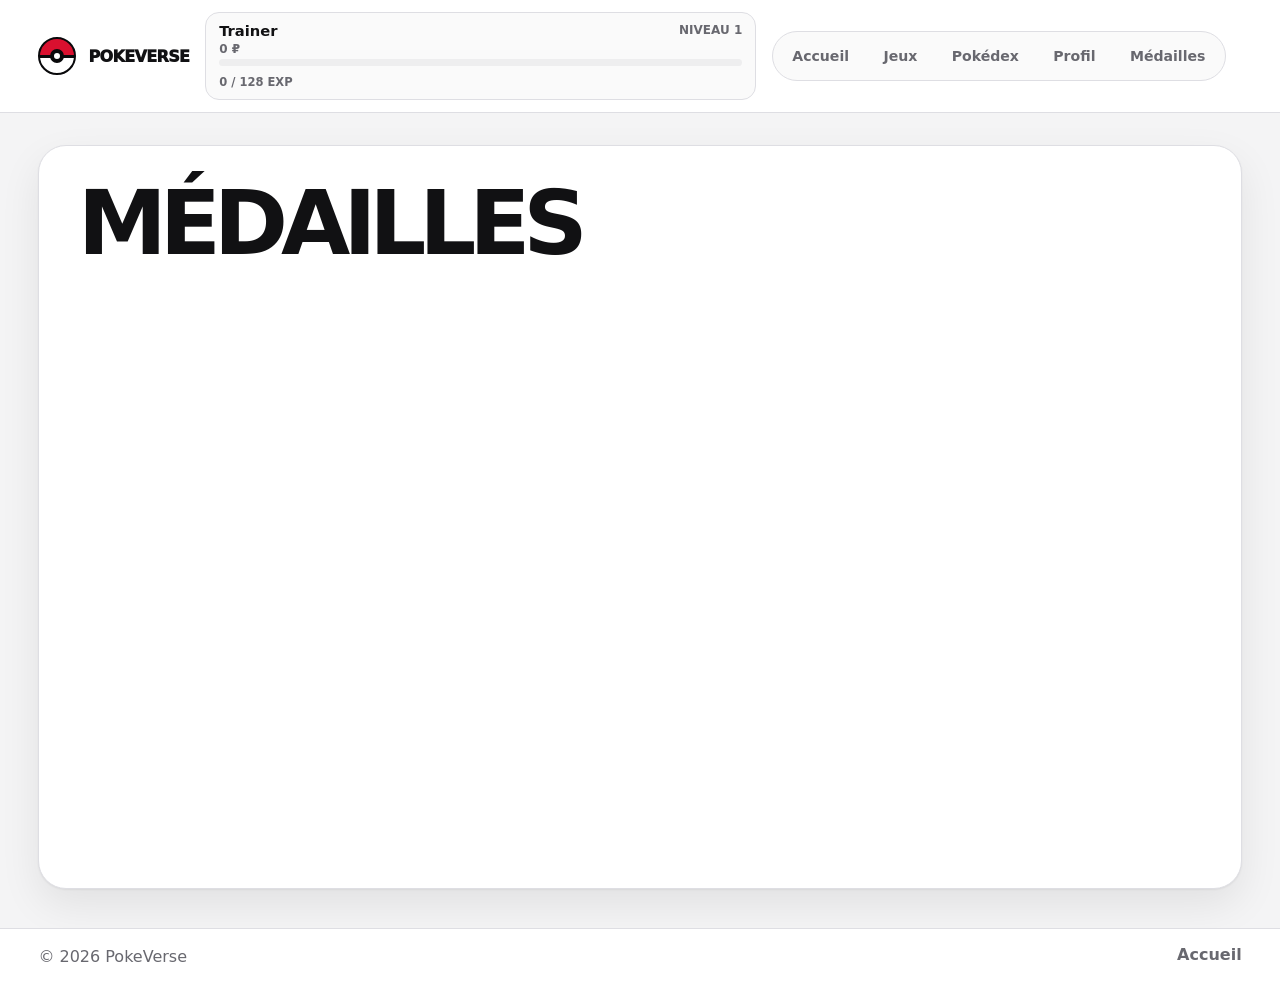
<file: medals.html>
<!DOCTYPE html>
<html lang="fr">
<head>
  <meta charset="UTF-8" />
  <meta name="viewport" content="width=device-width, initial-scale=1.0" />
  <title>Médailles — PokeVerse</title>
  <meta name="description" content="Médailles PokeVerse." />
  <link rel="stylesheet" href="css/style.css" />
  <script src="js/themes.js" defer></script>
  <script src="js/playerProgress.js" defer></script>
  <script src="js/main.js" defer></script>
</head>
<body data-page="medals">
  <a class="skip-link" href="#main-content">Aller au contenu</a>

  <header class="site-header" data-site-header>
    <a class="brand" href="index.html" aria-label="PokeVerse">
      <span class="brand-mark" aria-hidden="true"></span>
      <span>PokeVerse</span>
    </a>
    <button class="nav-toggle" type="button" aria-expanded="false" aria-controls="primary-nav">
      <span></span><span></span><span></span>
      <span class="sr-only">Ouvrir le menu</span>
    </button>
    <nav class="primary-nav" id="primary-nav" aria-label="Navigation principale">
      <a href="index.html" data-nav-link>Accueil</a>
      <a href="index.html#games" data-nav-link>Jeux</a>
      <a href="pokedex/" data-nav-link>Pokédex</a>
      <a href="profile.html" data-nav-link>Profil</a>
      <a href="medals.html" data-nav-link>Médailles</a>
    </nav>
  </header>

  <main id="main-content" data-medals-page>
    <section class="medals-page section-block" aria-labelledby="medals-title">
      <h1 id="medals-title">Médailles</h1>
      <ul class="medals-list" data-medals-list></ul>
    </section>
  </main>

  <footer class="site-footer">
    <p>© 2026 PokeVerse</p>
    <a href="index.html">Accueil</a>
  </footer>
</body>
</html>
</file>
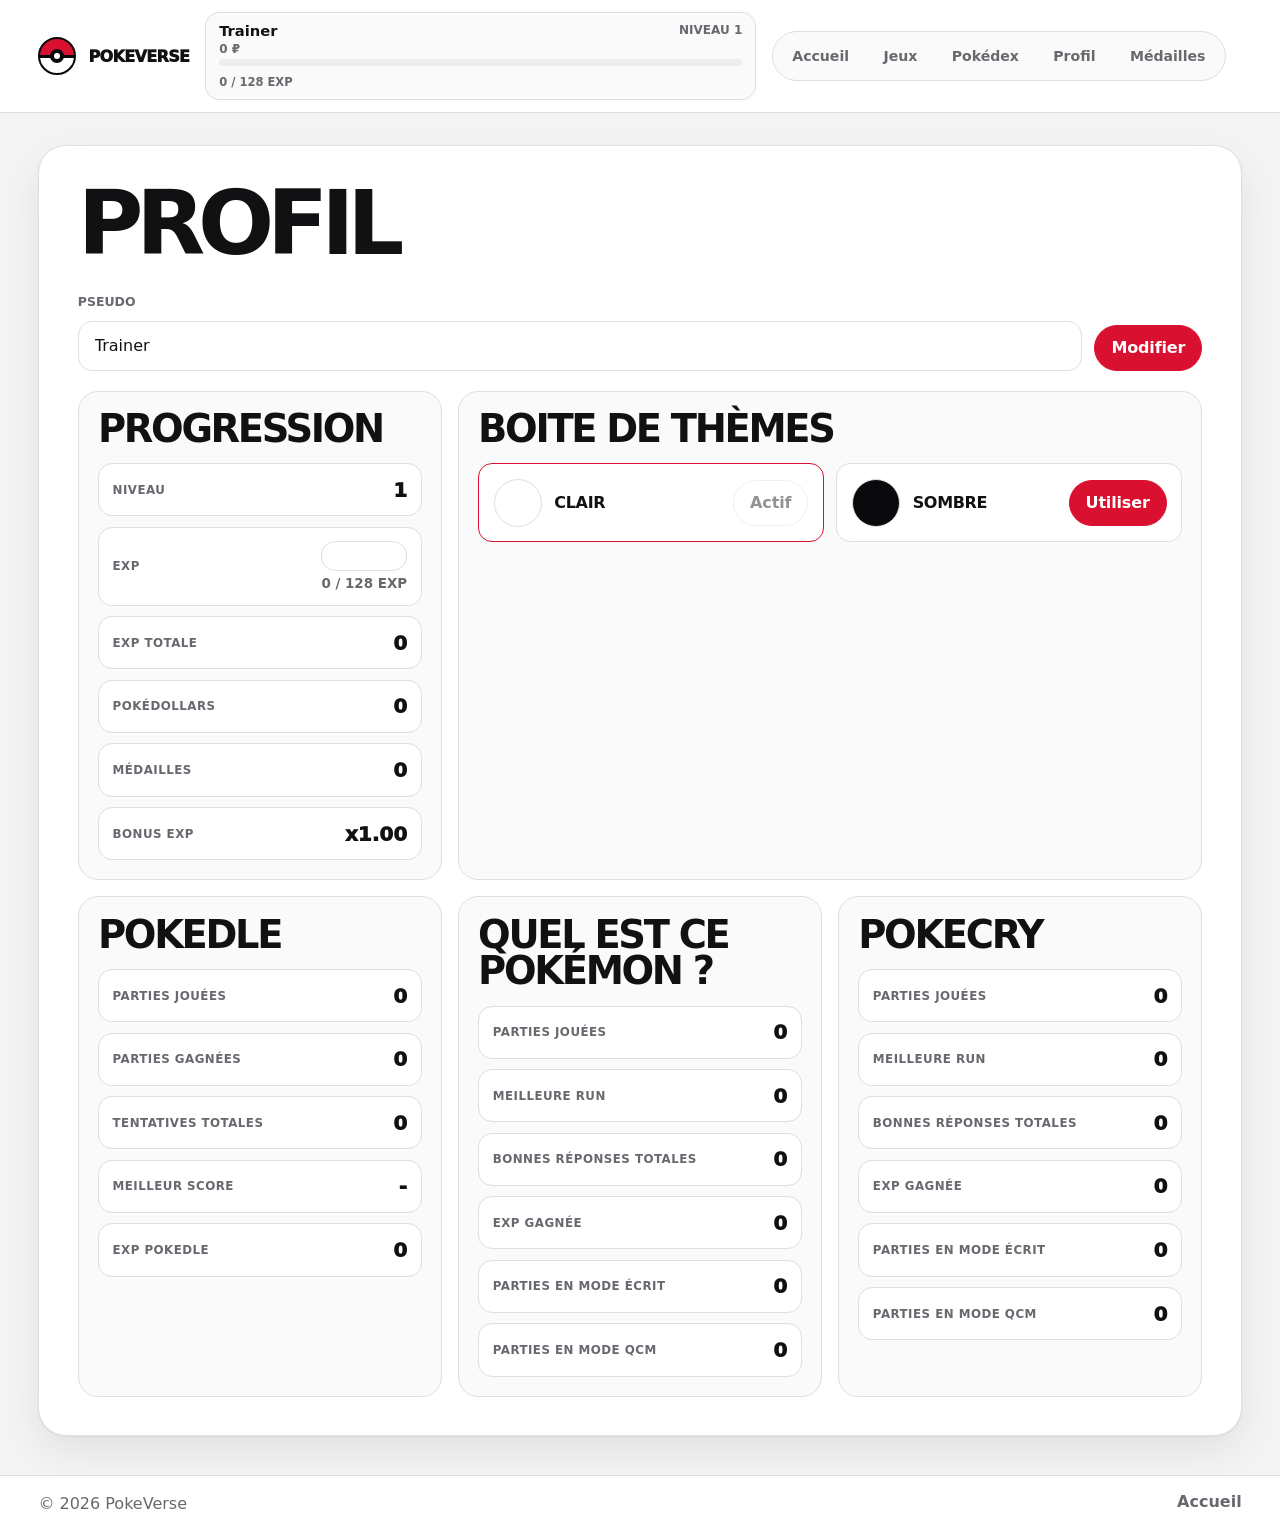
<file: profile.html>
<!DOCTYPE html>
<html lang="fr">
<head>
  <meta charset="UTF-8" />
  <meta name="viewport" content="width=device-width, initial-scale=1.0" />
  <title>Profil — PokeVerse</title>
  <meta name="description" content="Profil PokeVerse." />
  <link rel="stylesheet" href="css/style.css" />
  <script src="js/themes.js" defer></script>
  <script src="js/playerProgress.js" defer></script>
  <script src="js/main.js" defer></script>
</head>
<body data-page="profile">
  <a class="skip-link" href="#main-content">Aller au contenu</a>

  <header class="site-header" data-site-header>
    <a class="brand" href="index.html" aria-label="PokeVerse">
      <span class="brand-mark" aria-hidden="true"></span>
      <span>PokeVerse</span>
    </a>
    <button class="nav-toggle" type="button" aria-expanded="false" aria-controls="primary-nav">
      <span></span><span></span><span></span>
      <span class="sr-only">Ouvrir le menu</span>
    </button>
    <nav class="primary-nav" id="primary-nav" aria-label="Navigation principale">
      <a href="index.html" data-nav-link>Accueil</a>
      <a href="index.html#games" data-nav-link>Jeux</a>
      <a href="pokedex/" data-nav-link>Pokédex</a>
      <a href="profile.html" data-nav-link>Profil</a>
      <a href="medals.html" data-nav-link>Médailles</a>
    </nav>
  </header>

  <main id="main-content" data-profile-page>
    <section class="profile-page section-block" aria-labelledby="profile-title">
      <h1 id="profile-title">Profil</h1>

      <form class="profile-form" data-profile-form>
        <label for="profile-name">Pseudo</label>
        <input id="profile-name" type="text" maxlength="24" data-profile-name />
        <button class="btn btn-primary" type="submit">Modifier</button>
      </form>

      <div class="profile-grid">
        <section class="profile-card" aria-labelledby="progress-title">
          <h2 id="progress-title">Progression</h2>
          <dl class="profile-stats">
            <div><dt>Niveau</dt><dd data-profile-level></dd></div>
            <div><dt>EXP</dt><dd data-profile-exp-bar></dd></div>
            <div><dt>EXP totale</dt><dd data-profile-total-exp></dd></div>
            <div><dt>Pokédollars</dt><dd data-profile-pokedollars></dd></div>
            <div><dt>Médailles</dt><dd data-profile-medals></dd></div>
            <div><dt>Bonus EXP</dt><dd data-profile-bonus></dd></div>
          </dl>
        </section>

        <section class="profile-card theme-box-card" aria-labelledby="theme-box-title">
          <h2 id="theme-box-title">Boite de thèmes</h2>
          <div class="theme-box" data-theme-box></div>
        </section>

        <section class="profile-card" aria-labelledby="pokedle-stats-title">
          <h2 id="pokedle-stats-title">Pokedle</h2>
          <dl class="profile-stats">
            <div><dt>Parties jouées</dt><dd data-pokedle-played></dd></div>
            <div><dt>Parties gagnées</dt><dd data-pokedle-won></dd></div>
            <div><dt>Tentatives totales</dt><dd data-pokedle-attempts></dd></div>
            <div><dt>Meilleur score</dt><dd data-pokedle-best></dd></div>
            <div><dt>EXP Pokedle</dt><dd data-pokedle-exp></dd></div>
          </dl>
        </section>

        <section class="profile-card" aria-labelledby="silhouette-stats-title">
          <h2 id="silhouette-stats-title">Quel est ce Pokémon ?</h2>
          <dl class="profile-stats">
            <div><dt>Parties jouées</dt><dd data-silhouette-played></dd></div>
            <div><dt>Meilleure run</dt><dd data-silhouette-best></dd></div>
            <div><dt>Bonnes réponses totales</dt><dd data-silhouette-correct></dd></div>
            <div><dt>EXP gagnée</dt><dd data-silhouette-exp></dd></div>
            <div><dt>Parties en mode écrit</dt><dd data-silhouette-written></dd></div>
            <div><dt>Parties en mode QCM</dt><dd data-silhouette-qcm></dd></div>
          </dl>
        </section>

        <section class="profile-card" aria-labelledby="pokecry-stats-title">
          <h2 id="pokecry-stats-title">PokeCry</h2>
          <dl class="profile-stats">
            <div><dt>Parties jouées</dt><dd data-pokecry-played></dd></div>
            <div><dt>Meilleure run</dt><dd data-pokecry-best></dd></div>
            <div><dt>Bonnes réponses totales</dt><dd data-pokecry-correct></dd></div>
            <div><dt>EXP gagnée</dt><dd data-pokecry-exp></dd></div>
            <div><dt>Parties en mode écrit</dt><dd data-pokecry-written></dd></div>
            <div><dt>Parties en mode QCM</dt><dd data-pokecry-qcm></dd></div>
          </dl>
        </section>
      </div>
    </section>
  </main>

  <footer class="site-footer">
    <p>© 2026 PokeVerse</p>
    <a href="index.html">Accueil</a>
  </footer>
</body>
</html>
</file>
<file: css/style.css>
:root {
  color-scheme: light;
  --red: #d9102f;
  --red-600: #b90b24;
  --red-700: #8f0719;
  --black: #09090b;
  --ink: #111113;
  --ink-2: #2d2d32;
  --muted: #68686f;
  --line: #dedee3;
  --paper: #f4f4f5;
  --surface: #ffffff;
  --surface-2: #fafafa;
  --surface-3: #eeeeef;
  --white: #ffffff;
  --success: #147d48;
  --warning: #d97706;
  --danger: #d9102f;
  --focus: rgba(217, 16, 47, .22);
  --shadow: 0 1px 2px rgba(9, 9, 11, .06), 0 16px 40px rgba(9, 9, 11, .08);
  --radius-xl: 28px;
  --radius-lg: 20px;
  --radius-md: 14px;
  --radius-sm: 10px;
  --header-h: 76px;
  --page-x: clamp(1rem, 3vw, 3rem);
  --ease: cubic-bezier(.2, .8, .2, 1);
}

:root[data-theme="dark"] {
  color-scheme: dark;
  --ink: #f7f7f8;
  --ink-2: #dddde2;
  --muted: #aaaab2;
  --line: #2b2b31;
  --paper: #0f0f12;
  --surface: #151519;
  --surface-2: #1c1c21;
  --surface-3: #24242a;
  --white: #ffffff;
  --focus: rgba(255, 55, 82, .28);
  --shadow: 0 1px 2px rgba(0, 0, 0, .35), 0 18px 50px rgba(0, 0, 0, .34);
}

* { box-sizing: border-box; }
html { min-height: 100%; scroll-behavior: smooth; }
body {
  margin: 0;
  min-height: 100vh;
  display: grid;
  grid-template-rows: auto 1fr auto;
  color: var(--ink);
  background: var(--paper);
  font-family: Inter, ui-sans-serif, system-ui, -apple-system, BlinkMacSystemFont, "Segoe UI", Arial, sans-serif;
  opacity: 0;
  transition: opacity .22s var(--ease);
}
body.is-loaded { opacity: 1; }
body.is-leaving { opacity: 0; }
a { color: inherit; }
button, input { font: inherit; }
button, a, input, label { -webkit-tap-highlight-color: transparent; }
::selection { background: var(--red); color: var(--white); }
::-webkit-scrollbar { width: 12px; height: 12px; }
::-webkit-scrollbar-track { background: var(--paper); }
::-webkit-scrollbar-thumb { background: #9b9ba3; border: 3px solid var(--paper); border-radius: 999px; }
::-webkit-scrollbar-thumb:hover { background: var(--red); }

.skip-link, .sr-only { position: absolute; width: 1px; height: 1px; overflow: hidden; clip: rect(0 0 0 0); }
.skip-link:focus {
  width: auto;
  height: auto;
  clip: auto;
  z-index: 50;
  top: 1rem;
  left: 1rem;
  padding: .8rem 1rem;
  color: var(--white);
  background: var(--black);
  border-radius: var(--radius-sm);
}

.site-header {
  position: sticky;
  top: 0;
  z-index: 20;
  display: grid;
  grid-template-columns: auto 1fr auto auto;
  align-items: center;
  gap: 1rem;
  min-height: var(--header-h);
  padding: .75rem var(--page-x);
  color: var(--ink);
  background: var(--surface);
  border-bottom: 1px solid var(--line);
}
.brand {
  display: inline-flex;
  align-items: center;
  gap: .75rem;
  min-height: 46px;
  color: var(--ink);
  font-weight: 950;
  letter-spacing: -.04em;
  text-decoration: none;
  text-transform: uppercase;
}
.brand-mark {
  position: relative;
  width: 38px;
  height: 38px;
  display: inline-block;
  overflow: hidden;
  background: linear-gradient(var(--red) 0 47%, var(--black) 47% 55%, var(--white) 55%);
  border: 2px solid var(--black);
  border-radius: 50%;
}
.brand-mark::after {
  content: '';
  position: absolute;
  inset: 10px;
  background: var(--white);
  border: 4px solid var(--black);
  border-radius: 50%;
}
.primary-nav {
  justify-self: center;
  display: inline-flex;
  align-items: center;
  gap: .25rem;
  padding: .25rem;
  background: var(--surface-2);
  border: 1px solid var(--line);
  border-radius: 999px;
}
.primary-nav a {
  min-height: 40px;
  display: inline-flex;
  align-items: center;
  padding: .65rem .95rem;
  color: var(--muted);
  border-radius: 999px;
  font-size: .88rem;
  font-weight: 850;
  text-decoration: none;
  transition: color .18s var(--ease), background .18s var(--ease), transform .18s var(--ease);
}
.primary-nav a:hover,
.primary-nav a:focus-visible,
.primary-nav a[aria-current="true"] { color: var(--white); background: var(--black); outline: 0; }
.primary-nav a:active { transform: scale(.98); }
.nav-toggle { display: none; }
.header-profile {
  display: grid;
  grid-template-columns: 1fr auto;
  gap: .18rem .75rem;
  min-width: 230px;
  padding: .65rem .8rem;
  color: var(--ink);
  text-decoration: none;
  background: var(--surface-2);
  border: 1px solid var(--line);
  border-radius: var(--radius-md);
}
.header-profile:hover { border-color: var(--red); }
.header-profile strong { font-size: .92rem; line-height: 1.1; }
.header-profile > span:not(.exp-value) { color: var(--muted); font-size: .75rem; font-weight: 850; text-transform: uppercase; }
.header-profile .exp-value { grid-column: 1 / -1; color: var(--muted); font-size: .72rem; font-weight: 800; }

main, .site-footer { width: 100%; }
main { padding: clamp(1rem, 2.5vw, 2rem) var(--page-x) clamp(1.5rem, 3vw, 3rem); }
h1, h2, h3, p { margin-top: 0; }
h1 { margin-bottom: clamp(1rem, 3vw, 2rem); font-size: clamp(2.4rem, 7vw, 6.8rem); line-height: .86; letter-spacing: -.08em; text-transform: uppercase; }
h2 { margin-bottom: 1rem; font-size: clamp(1.45rem, 3vw, 2.7rem); line-height: .95; letter-spacing: -.06em; text-transform: uppercase; }
h3 { margin-bottom: .6rem; font-size: clamp(1.25rem, 2vw, 2rem); line-height: .95; letter-spacing: -.05em; text-transform: uppercase; }
p { color: var(--muted); line-height: 1.55; }

.section-block, .section-band {
  width: 100%;
  background: var(--surface);
  border: 1px solid var(--line);
  border-radius: var(--radius-xl);
  box-shadow: var(--shadow);
}
.section-block, .section-band { padding: clamp(1rem, 3vw, 2.5rem); }
.games-section, .profile-page, .medals-page, .pokedle-page, .silhouette-page, .pokedex-rush-page, .pokecry-page, .pokedex-page, .poketype-page, .pokechain-page { min-height: calc(100vh - var(--header-h) - 5rem); }
.section-heading { display: grid; grid-template-columns: minmax(0, 1fr) minmax(220px, 420px); gap: 1rem; align-items: end; }
.games-grid { display: grid; grid-template-columns: repeat(5, minmax(0, 1fr)); gap: 1rem; margin-top: 1.25rem; }
.game-card {
  min-height: clamp(260px, 33vw, 430px);
  display: flex;
  flex-direction: column;
  justify-content: space-between;
  padding: clamp(1rem, 2vw, 1.5rem);
  color: var(--white);
  background: var(--black);
  border: 1px solid color-mix(in srgb, var(--white) 16%, transparent);
  border-radius: var(--radius-lg);
  transition: transform .2s var(--ease), border-color .2s var(--ease), box-shadow .2s var(--ease);
}
.game-card:hover { transform: translateY(-4px); border-color: var(--red); box-shadow: 0 22px 54px rgba(9,9,11,.2); }
.game-card h3 { color: var(--white); }
.game-card p { max-width: 22rem; color: #c8c8ce; }
.card-footer { display: flex; gap: .75rem; padding-top: 1rem; border-top: 1px solid rgba(255,255,255,.14); }

.card-footer a, .card-footer span, .btn {
  min-height: 46px;
  display: inline-flex;
  align-items: center;
  justify-content: center;
  gap: .45rem;
  padding: .75rem 1rem;
  border: 1px solid transparent;
  border-radius: 999px;
  font-weight: 900;
  letter-spacing: -.01em;
  text-decoration: none;
  cursor: pointer;
  transition: transform .18s var(--ease), background .18s var(--ease), border-color .18s var(--ease), color .18s var(--ease), opacity .18s var(--ease);
}
.card-footer a, .btn-primary { color: var(--white); background: var(--red); border-color: var(--red); }
.btn-ghost { color: var(--ink); background: var(--surface); border-color: var(--line); }
.card-footer a:hover, .btn:hover:not(:disabled) { transform: translateY(-1px); background: var(--red-600); border-color: var(--red-600); color: var(--white); }
.card-footer a:active, .btn:active:not(:disabled) { transform: translateY(0) scale(.98); }
.btn:disabled { cursor: not-allowed; opacity: .45; }

input[type="text"], input[type="search"], .pokedle-input, .profile-form input, .pokedex-rush-input, .poketype-input, .pokechain-input {
  width: 100%;
  min-height: 50px;
  padding: .8rem 1rem;
  color: var(--ink);
  background: var(--surface);
  border: 1px solid var(--line);
  border-radius: var(--radius-md);
  outline: 0;
  transition: border-color .16s var(--ease), box-shadow .16s var(--ease), background .16s var(--ease);
}
input::placeholder { color: color-mix(in srgb, var(--muted) 72%, transparent); }
input:focus-visible, button:focus-visible, a:focus-visible { outline: 0; box-shadow: 0 0 0 4px var(--focus); border-color: var(--red); }
input:disabled { background: var(--surface-3); cursor: not-allowed; opacity: .7; }

.exp-bar { width: 100%; height: 14px; overflow: hidden; background: var(--surface-3); border-radius: 999px; }
.exp-bar span { display: block; height: 100%; background: var(--red); border-radius: inherit; transition: width .45s var(--ease); }
.exp-bar-mini { grid-column: 1 / -1; height: 7px; }
.exp-value { display: block; margin-top: .35rem; color: var(--muted); font-size: .84rem; font-weight: 850; }

.profile-form, .pokedle-form, .pokedex-rush-form, .pokedex-search, .poketype-form, .pokechain-form { display: flex; flex-wrap: wrap; gap: .75rem; max-width: none; }
.profile-form { align-items: end; margin-bottom: 1.25rem; }
.profile-form label { flex-basis: 100%; color: var(--muted); font-size: .78rem; font-weight: 900; text-transform: uppercase; }
.profile-form input, .pokedle-input, .pokedex-rush-input, .pokedex-search input, .poketype-input, .pokechain-input { flex: 1 1 260px; }
.profile-grid { display: grid; grid-template-columns: repeat(12, minmax(0, 1fr)); gap: 1rem; }
.profile-card { grid-column: span 4; padding: 1.2rem; background: var(--surface-2); border: 1px solid var(--line); border-radius: var(--radius-lg); }
.profile-card.theme-box-card { grid-column: span 8; }
.profile-stats { display: grid; gap: .65rem; margin: 0; }
.profile-stats div { display: grid; grid-template-columns: 1fr auto; gap: .5rem; align-items: center; padding: .85rem; background: var(--surface); border: 1px solid var(--line); border-radius: var(--radius-md); }
dt { color: var(--muted); font-size: .74rem; font-weight: 900; letter-spacing: .04em; text-transform: uppercase; }
dd { margin: 0; font-size: 1.25rem; font-weight: 950; text-align: right; }
.theme-box { display: grid; grid-template-columns: repeat(2, minmax(0, 1fr)); gap: .8rem; }
.theme-card { display: grid; grid-template-columns: 48px 1fr auto; align-items: center; gap: .8rem; padding: .9rem; background: var(--surface); border: 1px solid var(--line); border-radius: var(--radius-md); }
.theme-card[data-active] { border-color: var(--red); }
.theme-card h3 { margin: 0; font-size: 1rem; letter-spacing: -.02em; }
.theme-preview { width: 48px; height: 48px; border: 1px solid var(--line); border-radius: 50%; background: var(--white); }
.theme-preview[data-theme-preview="dark"] { background: var(--black); }

.pokedle-page, .silhouette-page, .pokedex-rush-page, .pokecry-page, .pokedex-page, .poketype-page, .pokechain-page { display: grid; gap: 1rem; }
.pokedle-start, .pokedex-rush-start, .pokedex-rush-game, .pokecry-game, .silhouette-game, .poketype-start, .poketype-game, .pokechain-start, .pokechain-game { display: grid; gap: 1rem; }
.pokedle-generations, .silhouette-modes, .pokedex-rush-options, .poketype-modes {
  display: grid;
  grid-template-columns: repeat(auto-fit, minmax(150px, 1fr));
  gap: .7rem;
  margin: 0;
  padding: 1rem;
  border: 1px solid var(--line);
  border-radius: var(--radius-lg);
}
.silhouette-modes, .poketype-modes { display: flex; flex-wrap: wrap; }
.pokedle-generations legend, .silhouette-modes legend, .pokedex-rush-options legend, .poketype-modes legend { padding: 0 .5rem; color: var(--muted); font-size: .78rem; font-weight: 900; text-transform: uppercase; }
.pokedle-generation, .pokedex-rush-option, .poketype-option {
  display: flex;
  align-items: center;
  gap: .65rem;
  min-height: 48px;
  padding: .68rem .78rem;
  background: var(--surface-2);
  border: 1px solid var(--line);
  border-radius: var(--radius-md);
  font-weight: 850;
}
input[type="checkbox"], input[type="radio"] { width: 18px; height: 18px; accent-color: var(--red); }
.pokedle-exp, .pokedle-error, .pokedle-status, .pokedex-rush-error, .poketype-error, .poketype-status, .pokechain-error, .pokechain-status, .pokedex-status { min-height: 1.5rem; margin: 0; font-weight: 850; }
.pokedle-error, .pokedex-rush-error, .poketype-error, .pokechain-error { color: var(--danger); }
.pokedle-status, .pokedex-status { color: var(--muted); }

.pokedle-table-wrap, .pokedex-rush-table-wrap { overflow-x: auto; }
.pokedle-table, .pokedex-rush-table { width: 100%; min-width: 840px; border-collapse: collapse; }
.pokedle-table th, .pokedex-rush-table th { padding: .85rem; color: var(--white); background: var(--black); font-size: .74rem; letter-spacing: .05em; text-align: left; text-transform: uppercase; }
.pokedle-table td, .pokedex-rush-table td { padding: .85rem; background: var(--surface-2); border-bottom: 1px solid var(--line); text-align: left; vertical-align: middle; font-weight: 850; }
.pokedle-cell { min-width: 112px; color: var(--white); font-weight: 900; }
.pokedle-cell.is-correct { background: var(--success); }
.pokedle-cell.is-misplaced { background: var(--warning); color: var(--black); }
.pokedle-cell.is-wrong { background: var(--danger); }
.pokedle-cell-value, .pokedle-marker { display: block; }
.pokedle-marker { margin-top: .18rem; }
.pokedle-win, .pokedex-rush-win, .poketype-result, .pokechain-result {
  display: grid;
  gap: .7rem;
  max-width: 760px;
  padding: 1.2rem;
  color: var(--white);
  background: var(--black);
  border-radius: var(--radius-lg);
}
.pokedex-rush-win { display: flex; flex-wrap: wrap; }
.pokedex-rush-win h2, .pokedex-rush-win p { flex-basis: 100%; margin-bottom: 0; }
.pokedle-win p, .pokedex-rush-win p, .poketype-result p, .pokechain-result p { margin: 0; color: #c8c8ce; font-weight: 800; }
.pokedle-game[hidden], .pokedle-win[hidden], .pokedex-rush-game[hidden], .pokedex-rush-win[hidden], .pokedex-rush-results[hidden], .pokedex-rush-start[hidden], .pokecry-game[hidden], .silhouette-game[hidden], .pokedle-start[hidden], .poketype-game[hidden], .poketype-result[hidden], .poketype-start[hidden], .pokechain-game[hidden], .pokechain-result[hidden], .pokechain-start[hidden] { display: none; }

.silhouette-score, .poketype-score, .pokechain-score { justify-self: start; margin: 0; padding: .65rem .9rem; color: var(--white); background: var(--black); border-radius: 999px; font-weight: 950; }
.silhouette-frame { display: grid; place-items: center; min-height: clamp(280px, 45vw, 520px); padding: clamp(1rem, 4vw, 2rem); background: var(--surface-2); border: 1px solid var(--line); border-radius: var(--radius-xl); }
.silhouette-frame img { width: min(72vw, 400px); height: min(72vw, 400px); object-fit: contain; filter: brightness(0) saturate(0); user-select: none; pointer-events: none; }
.silhouette-choices { display: grid; grid-template-columns: repeat(auto-fit, minmax(180px, 1fr)); gap: .75rem; }
.silhouette-choices .btn { width: 100%; }
.pokecry-play { justify-self: start; min-width: 170px; }
.pokedex-rush-summary { display: grid; gap: .55rem; max-width: 680px; padding: 1rem; background: var(--surface-2); border: 1px solid var(--line); border-radius: var(--radius-lg); }
.pokedex-rush-summary h2, .pokedex-rush-summary p { margin: 0; }
.pokedex-rush-bar { height: 14px; overflow: hidden; background: var(--surface-3); border-radius: 999px; }
.pokedex-rush-bar span { display: block; width: 0; height: 100%; background: var(--red); border-radius: inherit; transition: width .35s var(--ease); }
.pokedex-rush-results-head { display: flex; align-items: end; justify-content: space-between; gap: 1rem; margin-bottom: 1rem; }
.pokedex-rush-results-head h2, .pokedex-rush-results-head p { margin: 0; }
.pokedex-rush-table tr.is-found td { background: var(--surface); }
.medals-list { display: grid; grid-template-columns: repeat(auto-fit, minmax(220px, 1fr)); gap: .7rem; margin: 0; padding: 0; list-style: none; }
.medals-list li { padding: 1rem; background: var(--surface-2); border: 1px solid var(--line); border-radius: var(--radius-md); font-weight: 950; }

.pokedex-profile { display: grid; grid-template-columns: minmax(220px, 360px) 1fr; gap: clamp(1rem, 4vw, 2rem); align-items: center; }
.pokedex-art { display: grid; place-items: center; min-height: 320px; background: var(--surface-2); border: 1px solid var(--line); border-radius: var(--radius-xl); }
.pokedex-art img { width: min(66vw, 300px); height: min(66vw, 300px); object-fit: contain; }
.pokedex-number { margin-bottom: .45rem; color: var(--muted); font-weight: 950; }
.pokedex-types { display: flex; flex-wrap: wrap; gap: .5rem; margin: 1rem 0; }
.pokedex-types span { padding: .55rem .85rem; color: var(--white); background: var(--black); border-radius: 999px; font-weight: 950; }
.pokedex-stats { display: grid; gap: .7rem; }
.pokedex-stat { display: grid; grid-template-columns: minmax(120px, 1fr) 3.5rem minmax(150px, 2fr); gap: .75rem; align-items: center; padding: .85rem; background: var(--surface-2); border: 1px solid var(--line); border-radius: var(--radius-md); font-weight: 900; }
.pokedex-stat strong { text-align: right; }
.pokedex-stat-bar { height: 12px; overflow: hidden; background: var(--surface-3); border-radius: 999px; }
.pokedex-stat-bar span { display: block; height: 100%; background: var(--red); border-radius: inherit; }
.pokedex-details[hidden], .game-card[hidden] { display: none; }
.poketype-prompt { min-height: 180px; display: grid; place-items: center; padding: 1rem; color: var(--white); background: var(--black); border-radius: var(--radius-xl); font-size: clamp(2rem, 7vw, 5rem); font-weight: 950; letter-spacing: -.06em; text-align: center; text-transform: uppercase; }

.site-footer { display: flex; justify-content: space-between; gap: 1rem; padding: 1rem var(--page-x); color: var(--muted); background: var(--surface); border-top: 1px solid var(--line); }
.site-footer p { margin: 0; color: inherit; }
.site-footer a { font-weight: 850; text-decoration: none; }
body.is-loading-route main { opacity: .42; pointer-events: none; }

@media (max-width: 1200px) {
  .games-grid { grid-template-columns: repeat(3, minmax(0, 1fr)); }
  .profile-card, .profile-card.theme-box-card { grid-column: span 6; }
}
@media (max-width: 860px) {
  :root { --header-h: auto; --page-x: .75rem; }
  .site-header { grid-template-columns: 1fr auto; gap: .75rem; }
  .brand { min-height: 44px; }
  .header-profile { grid-column: 1 / -1; grid-row: 2; min-width: 0; }
  .nav-toggle { display: inline-grid; gap: 4px; place-content: center; width: 46px; height: 46px; color: var(--white); background: var(--black); border: 0; border-radius: var(--radius-md); }
  .nav-toggle span:not(.sr-only) { width: 21px; height: 2px; background: currentColor; border-radius: 999px; }
  .primary-nav { grid-column: 1 / -1; display: none; justify-self: stretch; flex-direction: column; align-items: stretch; border-radius: var(--radius-lg); }
  .primary-nav.is-open { display: flex; }
  .primary-nav a { justify-content: center; }
  main { padding-top: .75rem; }
  .section-heading { grid-template-columns: 1fr; }
  .games-grid, .theme-box { grid-template-columns: 1fr; }
  .game-card { min-height: 230px; }
  .profile-card, .profile-card.theme-box-card { grid-column: 1 / -1; }
  .profile-form .btn, .pokedle-form .btn, .pokedex-rush-form .btn, .pokedex-search .btn, .poketype-form .btn, .pokechain-form .btn { width: 100%; }
  .pokedex-profile { grid-template-columns: 1fr; }
  .pokedex-stat { grid-template-columns: 1fr auto; }
  .pokedex-stat-bar { grid-column: 1 / -1; }
  .pokedex-rush-results-head { align-items: start; flex-direction: column; }
  .site-footer { flex-direction: column; }
}
@media (max-width: 560px) {
  .games-grid { grid-template-columns: 1fr; }
  .theme-card { grid-template-columns: 42px 1fr; }
  .theme-card .btn { grid-column: 1 / -1; width: 100%; }
  dd { font-size: 1.05rem; }
}

.pokeakinator-page { min-height: calc(100vh - var(--header-h) - 5rem); display: grid; gap: 1rem; }
.pokeakinator-start, .pokeakinator-game { display: grid; gap: 1rem; }
.pokeakinator-board { display: grid; grid-template-columns: minmax(180px, 320px) minmax(0, 1fr); gap: 1rem; align-items: stretch; }
.pokeakinator-sprite { display: grid; place-items: center; min-height: 320px; background: var(--surface-2); border: 1px solid var(--line); border-radius: var(--radius-xl); }
.pokeakinator-sprite img { width: min(62vw, 260px); height: min(62vw, 260px); object-fit: contain; image-rendering: pixelated; }
.pokeakinator-dialog { display: grid; align-content: center; gap: 1rem; min-height: 320px; padding: clamp(1rem, 3vw, 2rem); color: var(--white); background: var(--black); border-radius: var(--radius-xl); }
.pokeakinator-dialog p { margin: 0; color: #c8c8ce; font-weight: 900; }
.pokeakinator-dialog h2 { margin: 0; color: var(--white); }
.pokeakinator-actions { display: flex; flex-wrap: wrap; gap: .75rem; }
.pokeakinator-game[hidden], .pokeakinator-start[hidden] { display: none; }

@media (max-width: 860px) {
  .pokeakinator-board { grid-template-columns: 1fr; }
  .pokeakinator-actions .btn { flex: 1 1 160px; }
}

.pokeakinator-topbar {
  display: flex;
  justify-content: space-between;
  gap: 1rem;
  color: var(--muted);
  font-weight: 950;
}
.pokeakinator-progress {
  height: 12px;
  overflow: hidden;
  background: var(--surface-3);
  border-radius: 999px;
}
.pokeakinator-progress span {
  display: block;
  width: 0;
  height: 100%;
  background: var(--red);
  border-radius: inherit;
  transition: width .25s var(--ease);
}
.pokeakinator-candidates {
  display: flex;
  flex-wrap: wrap;
  gap: .5rem;
  min-height: 2.4rem;
}
.pokeakinator-candidates span {
  padding: .48rem .72rem;
  color: var(--muted);
  background: var(--surface-2);
  border: 1px solid var(--line);
  border-radius: 999px;
  font-size: .85rem;
  font-weight: 900;
}
.pokeakinator-result img {
  width: min(56vw, 220px);
  height: min(56vw, 220px);
  object-fit: contain;
  image-rendering: auto;
}
.pokeakinator-result img[hidden], .pokeakinator-result[hidden] { display: none; }

.pokechain-constraints { display: grid; gap: .7rem; }
.pokechain-constraints p { margin: 0; padding: 1rem; color: var(--white); background: var(--black); border-radius: var(--radius-lg); font-size: clamp(1.15rem, 3vw, 2.2rem); font-weight: 950; letter-spacing: -.04em; text-transform: uppercase; }
</file>
